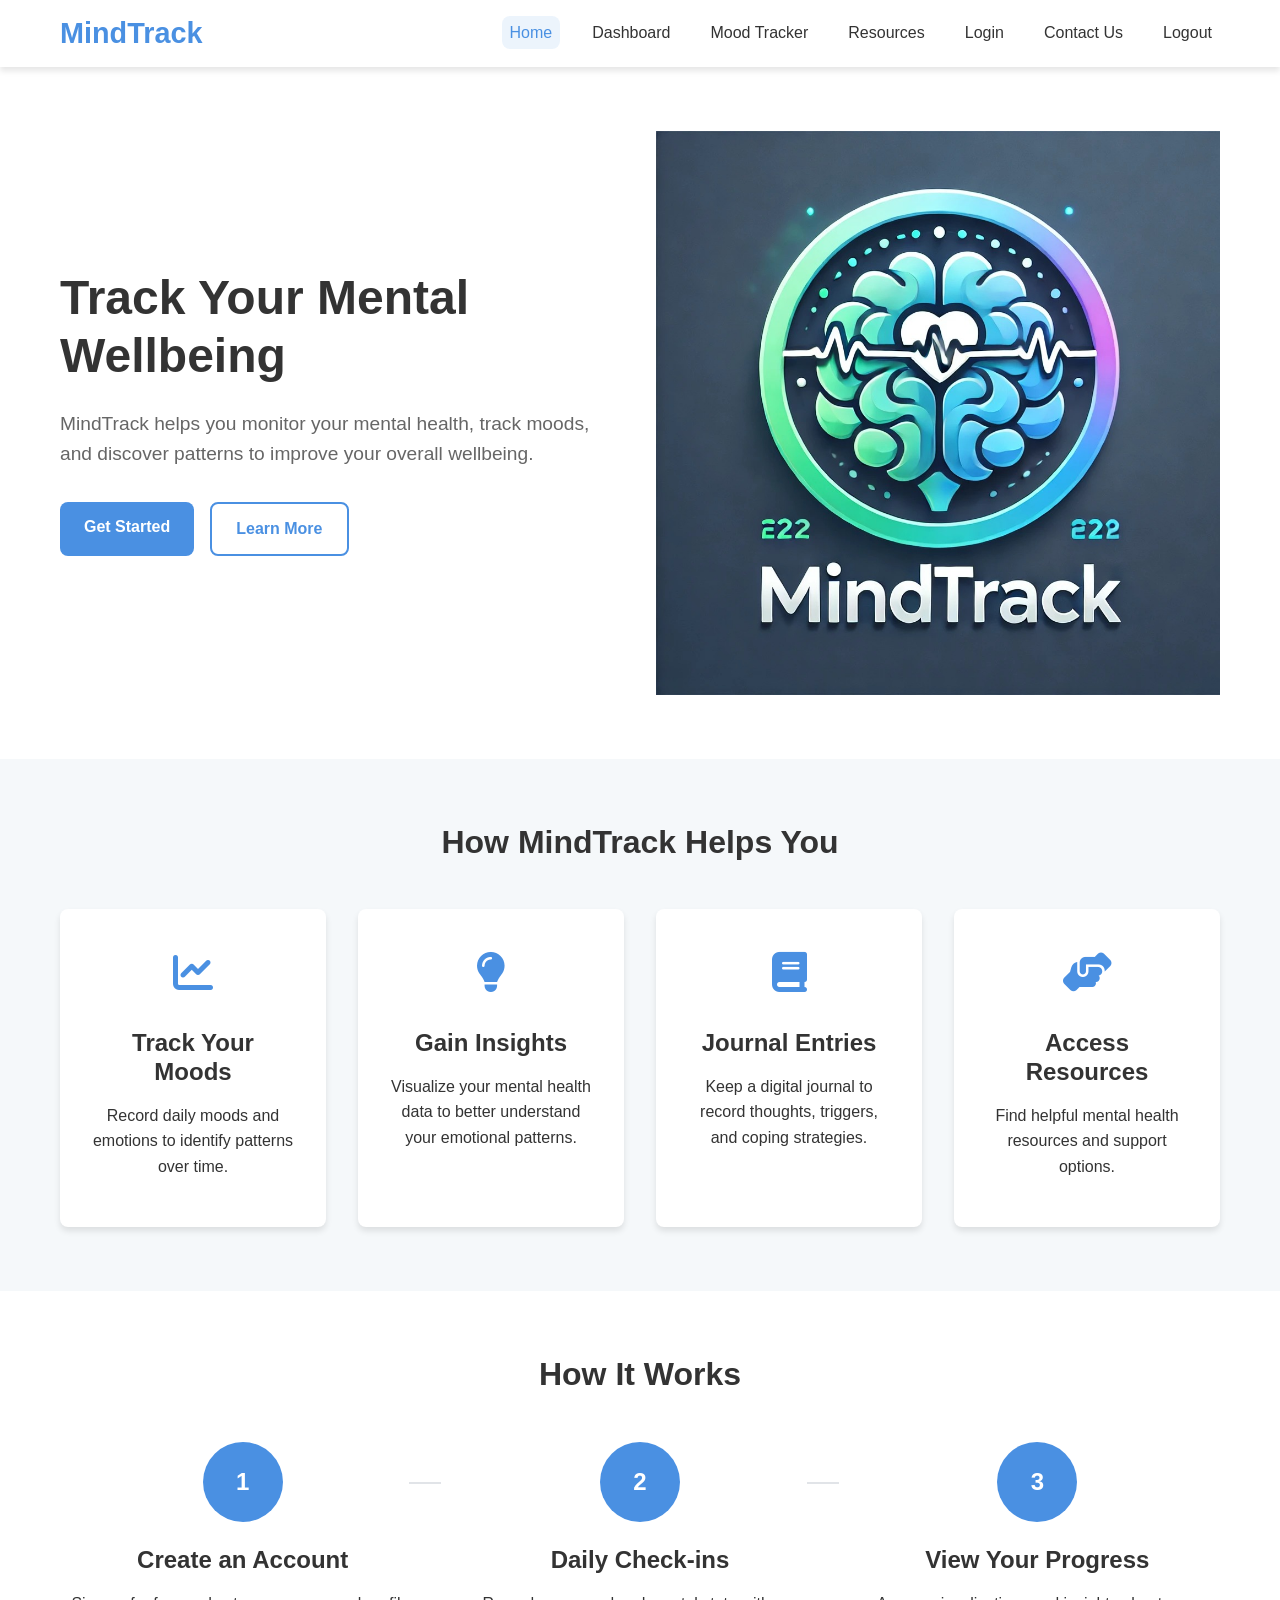
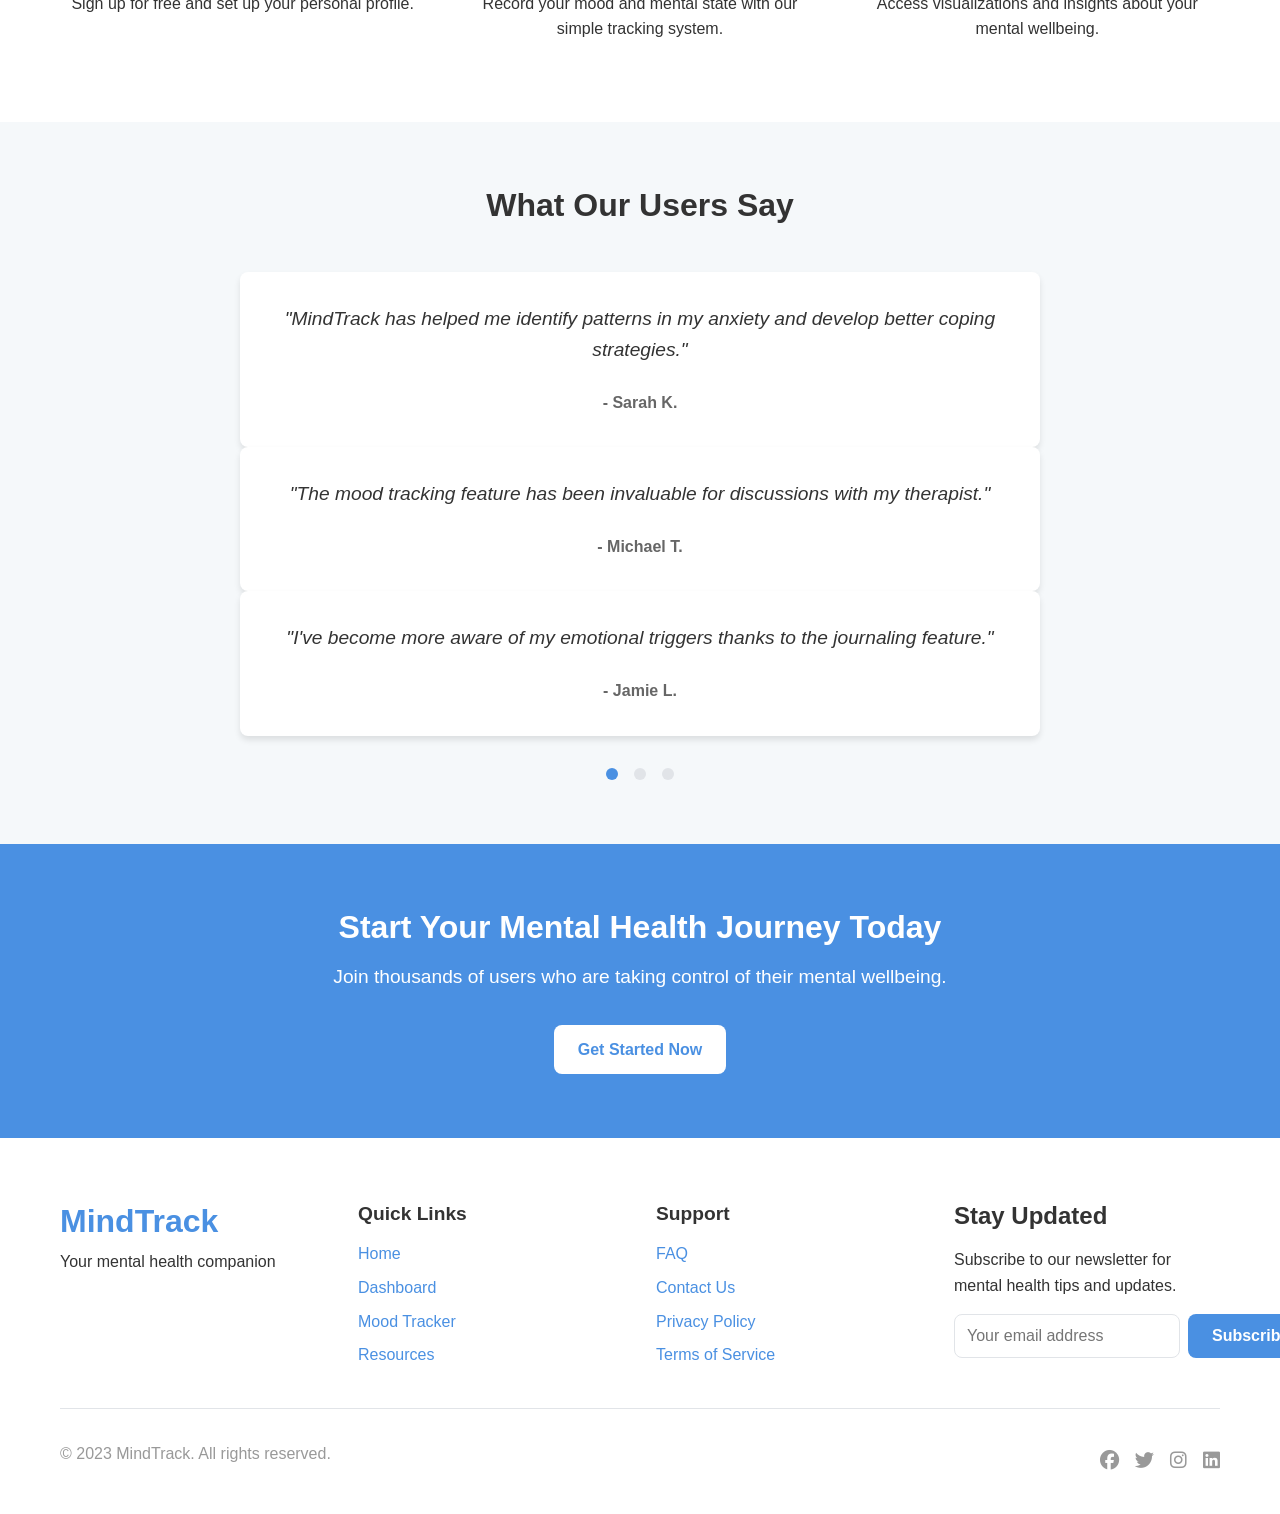
<file: PBL-2/index.html>
<!DOCTYPE html>
<html lang="en">
<head>
    <meta charset="UTF-8">
    <meta name="viewport" content="width=device-width, initial-scale=1.0">
    <title>MindTrack - Mental Health Monitoring</title>
    <link rel="icon" type="image/x-icon" href="mindTrack.jpeg">
    <link rel="stylesheet" href="styles.css">
    <link rel="stylesheet" href="https://cdnjs.cloudflare.com/ajax/libs/font-awesome/6.4.0/css/all.min.css">
</head>
<body>
    <header>
        <div class="container">
            <div class="logo">
                <h1>MindTrack</h1>
            </div>
            <nav>
                <ul class="nav-links">
                    <li><a href="index.html" class="active">Home</a></li>
                    <li><a href="dashboard.html">Dashboard</a></li>
                    <li><a href="mood-tracker.html">Mood Tracker</a></li>
                    <li><a href="resources.html">Resources</a></li>
                    <li><a href="login.html" id="logout-btn">Login</a></li>
                    <li><a href="contact.html">Contact Us</a></li>
                    <li><a href="logout.html">Logout</a></li>

                </ul>
                <div class="hamburger">
                    <span></span>
                    <span></span>
                    <span></span>
                </div>
            </nav>
        </div>
    </header>

    <section class="hero">
        <div class="container">
            <div class="hero-content">
                <h1>Track Your Mental Wellbeing</h1>
                <p>MindTrack helps you monitor your mental health, track moods, and discover patterns to improve your overall wellbeing.</p>
                <div class="cta-buttons">
                    <a href="dashboard.html" class="btn btn-primary">Get Started</a>
                    <a href="#features" class="btn btn-secondary">Learn More</a>
                </div>
            </div>
            <div class="hero-image">
                <img src="mindTrack.jpeg" alt="Mental health illustration">
            </div>
        </div>
    </section>

    <section id="features" class="features">
        <div class="container">
            <h2>How MindTrack Helps You</h2>
            <div class="feature-grid">
                <div class="feature-card">
                    <div class="feature-icon">
                        <i class="fas fa-chart-line"></i>
                    </div>
                    <h3>Track Your Moods</h3>
                    <p>Record daily moods and emotions to identify patterns over time.</p>
                </div>
                <div class="feature-card">
                    <div class="feature-icon">
                        <i class="fas fa-lightbulb"></i>
                    </div>
                    <h3>Gain Insights</h3>
                    <p>Visualize your mental health data to better understand your emotional patterns.</p>
                </div>
                <div class="feature-card">
                    <div class="feature-icon">
                        <i class="fas fa-book"></i>
                    </div>
                    <h3>Journal Entries</h3>
                    <p>Keep a digital journal to record thoughts, triggers, and coping strategies.</p>
                </div>
                <div class="feature-card">
                    <div class="feature-icon">
                        <i class="fas fa-hands-helping"></i>
                    </div>
                    <h3>Access Resources</h3>
                    <p>Find helpful mental health resources and support options.</p>
                </div>
            </div>
        </div>
    </section>

    <section class="how-it-works">
        <div class="container">
            <h2>How It Works</h2>
            <div class="steps">
                <div class="step">
                    <div class="step-number">1</div>
                    <h3>Create an Account</h3>
                    <p>Sign up for free and set up your personal profile.</p>
                </div>
                <div class="step">
                    <div class="step-number">2</div>
                    <h3>Daily Check-ins</h3>
                    <p>Record your mood and mental state with our simple tracking system.</p>
                </div>
                <div class="step">
                    <div class="step-number">3</div>
                    <h3>View Your Progress</h3>
                    <p>Access visualizations and insights about your mental wellbeing.</p>
                </div>
            </div>
        </div>
    </section>

    <section class="testimonials">
        <div class="container">
            <h2>What Our Users Say</h2>
            <div class="testimonial-slider">
                <div class="testimonial">
                    <p>"MindTrack has helped me identify patterns in my anxiety and develop better coping strategies."</p>
                    <div class="testimonial-author">- Sarah K.</div>
                </div>
                <div class="testimonial">
                    <p>"The mood tracking feature has been invaluable for discussions with my therapist."</p>
                    <div class="testimonial-author">- Michael T.</div>
                </div>
                <div class="testimonial">
                    <p>"I've become more aware of my emotional triggers thanks to the journaling feature."</p>
                    <div class="testimonial-author">- Jamie L.</div>
                </div>
            </div>
            <div class="slider-controls">
                <span class="slider-dot active"></span>
                <span class="slider-dot"></span>
                <span class="slider-dot"></span>
            </div>
        </div>
    </section>

    <section class="cta">
        <div class="container">
            <h2>Start Your Mental Health Journey Today</h2>
            <p>Join thousands of users who are taking control of their mental wellbeing.</p>
            <a href="dashboard.html" class="btn btn-primary">Get Started Now</a>
        </div>
    </section>

    <footer>
        <div class="container">
            <div class="footer-content">
                <div class="footer-logo">
                    <h2>MindTrack</h2>
                    <p>Your mental health companion</p>
                </div>
                <div class="footer-links">
                    <h3>Quick Links</h3>
                    <ul>
                        <li><a href="index.html">Home</a></li>
                        <li><a href="dashboard.html">Dashboard</a></li>
                        <li><a href="mood-tracker.html">Mood Tracker</a></li>
                        <li><a href="resources.html">Resources</a></li>
                    </ul>
                </div>
                <div class="footer-links">
                    <h3>Support</h3>
                    <ul>
                        <li><a href="#">FAQ</a></li>
                        <li><a href="#">Contact Us</a></li>
                        <li><a href="#">Privacy Policy</a></li>
                        <li><a href="#">Terms of Service</a></li>
                    </ul>
                </div>
                <div class="footer-newsletter">
                    <h3>Stay Updated</h3>
                    <p>Subscribe to our newsletter for mental health tips and updates.</p>
                    <form class="newsletter-form">
                        <input type="email" placeholder="Your email address">
                        <button type="submit" class="btn btn-primary">Subscribe</button>
                    </form>
                </div>
            </div>
            <div class="footer-bottom">
                <p>&copy; 2023 MindTrack. All rights reserved.</p>
                <div class="social-icons">
                    <a href="#"><i class="fab fa-facebook"></i></a>
                    <a href="#"><i class="fab fa-twitter"></i></a>
                    <a href="#"><i class="fab fa-instagram"></i></a>
                    <a href="#"><i class="fab fa-linkedin"></i></a>
                </div>
            </div>
        </div>
    </footer>

    <script src="script.js"></script>
</body>
</html>
</file>
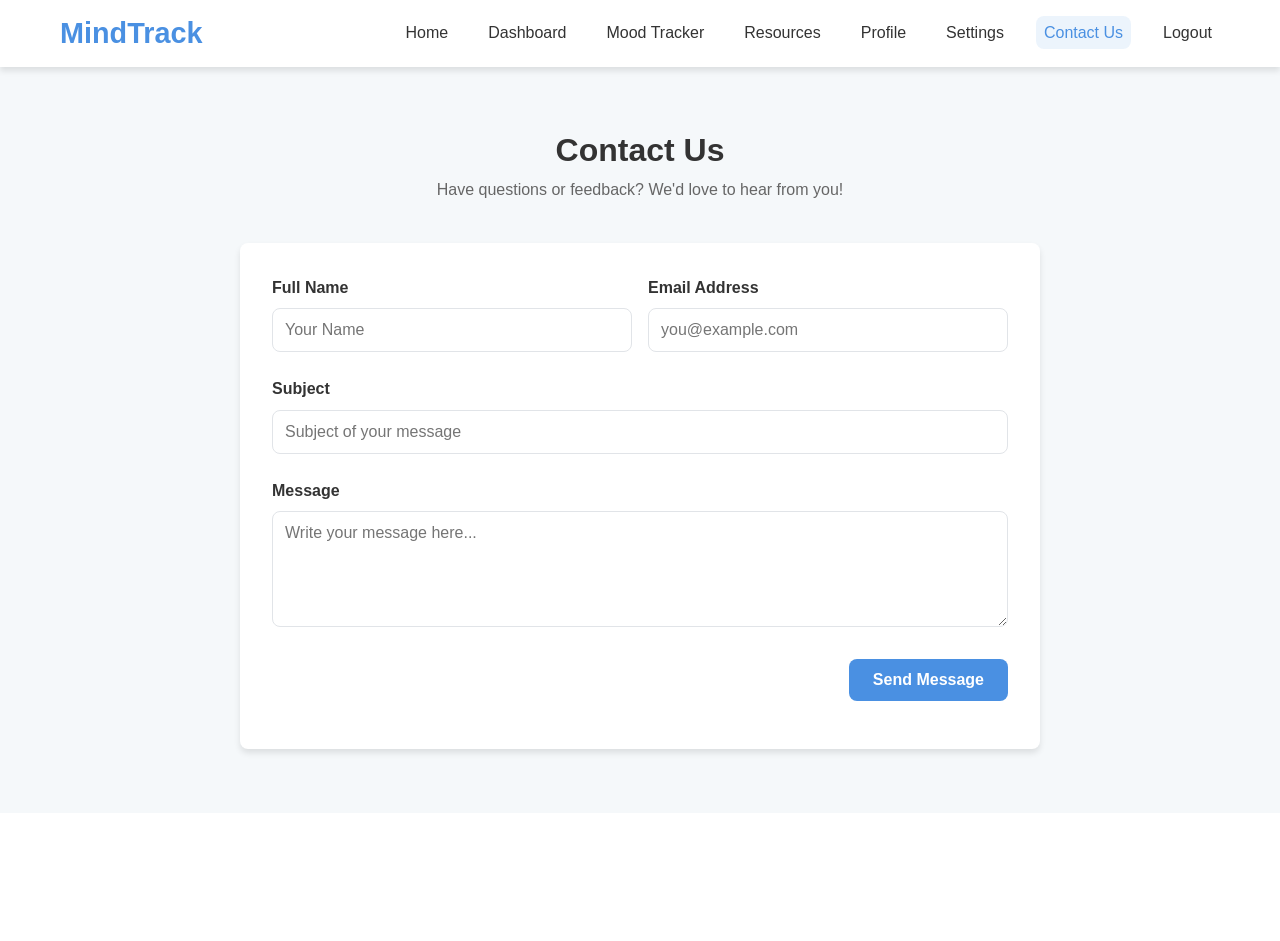
<file: PBL-2/contact.html>
<!DOCTYPE html>
<html lang="en">
<head>
  <meta charset="UTF-8" />
  <meta name="viewport" content="width=device-width, initial-scale=1.0"/>
  <title>Contact Us - MindTrack</title>
  <link rel="icon" type="image/x-icon" href="mindTrack.jpeg" />
  <link rel="stylesheet" href="styles.css" />
  <link rel="stylesheet" href="contact.css" />
  <link rel="stylesheet" href="https://cdnjs.cloudflare.com/ajax/libs/font-awesome/6.4.0/css/all.min.css" />
</head>
<body>
  <header>
    <div class="container">
      <div class="logo">
        <h1>MindTrack</h1>
      </div>
      <nav>
        <ul class="nav-links">
          <li><a href="index.html">Home</a></li>
          <li><a href="dashboard.html">Dashboard</a></li>
          <li><a href="mood-tracker.html">Mood Tracker</a></li>
          <li><a href="resources.html">Resources</a></li>
          <li><a href="profile.html">Profile</a></li>
          <li><a href="settings.html">Settings</a></li>
          <li><a href="contact.html" class="active">Contact Us</a></li>
          <li><a href="logout.html">Logout</a></li>
        </ul>
        <div class="hamburger">
          <span></span>
          <span></span>
          <span></span>
        </div>
      </nav>
    </div>
  </header>

  <section class="contact-section">
    <div class="container">
      <div class="contact-header">
        <h2>Contact Us</h2>
        <p>Have questions or feedback? We'd love to hear from you!</p>
      </div>
      <form id="contact-form" class="contact-form">
        <div class="form-row">
          <div class="form-group">
            <label for="name">Full Name</label>
            <input type="text" id="name" placeholder="Your Name" required />
          </div>
          <div class="form-group">
            <label for="email">Email Address</label>
            <input type="email" id="email" placeholder="you@example.com" required />
          </div>
        </div>
        <div class="form-group">
          <label for="subject">Subject</label>
          <input type="text" id="subject" placeholder="Subject of your message" required />
        </div>
        <div class="form-group">
          <label for="message">Message</label>
          <textarea id="message" rows="5" placeholder="Write your message here..." required></textarea>
        </div>
        <div class="form-actions">
          <button type="submit" class="btn btn-primary">Send Message</button>
        </div>
        <div id="form-response" class="form-response"></div>
      </form>
    </div>
  </section>

  <footer>
    <div class="container">
      <div class="footer-content">
        <!-- (You can copy the same footer from your other pages) -->
      </div>
    </div>
  </footer>

  <script src="contact.js"></script>
</body>
</html>
</file>
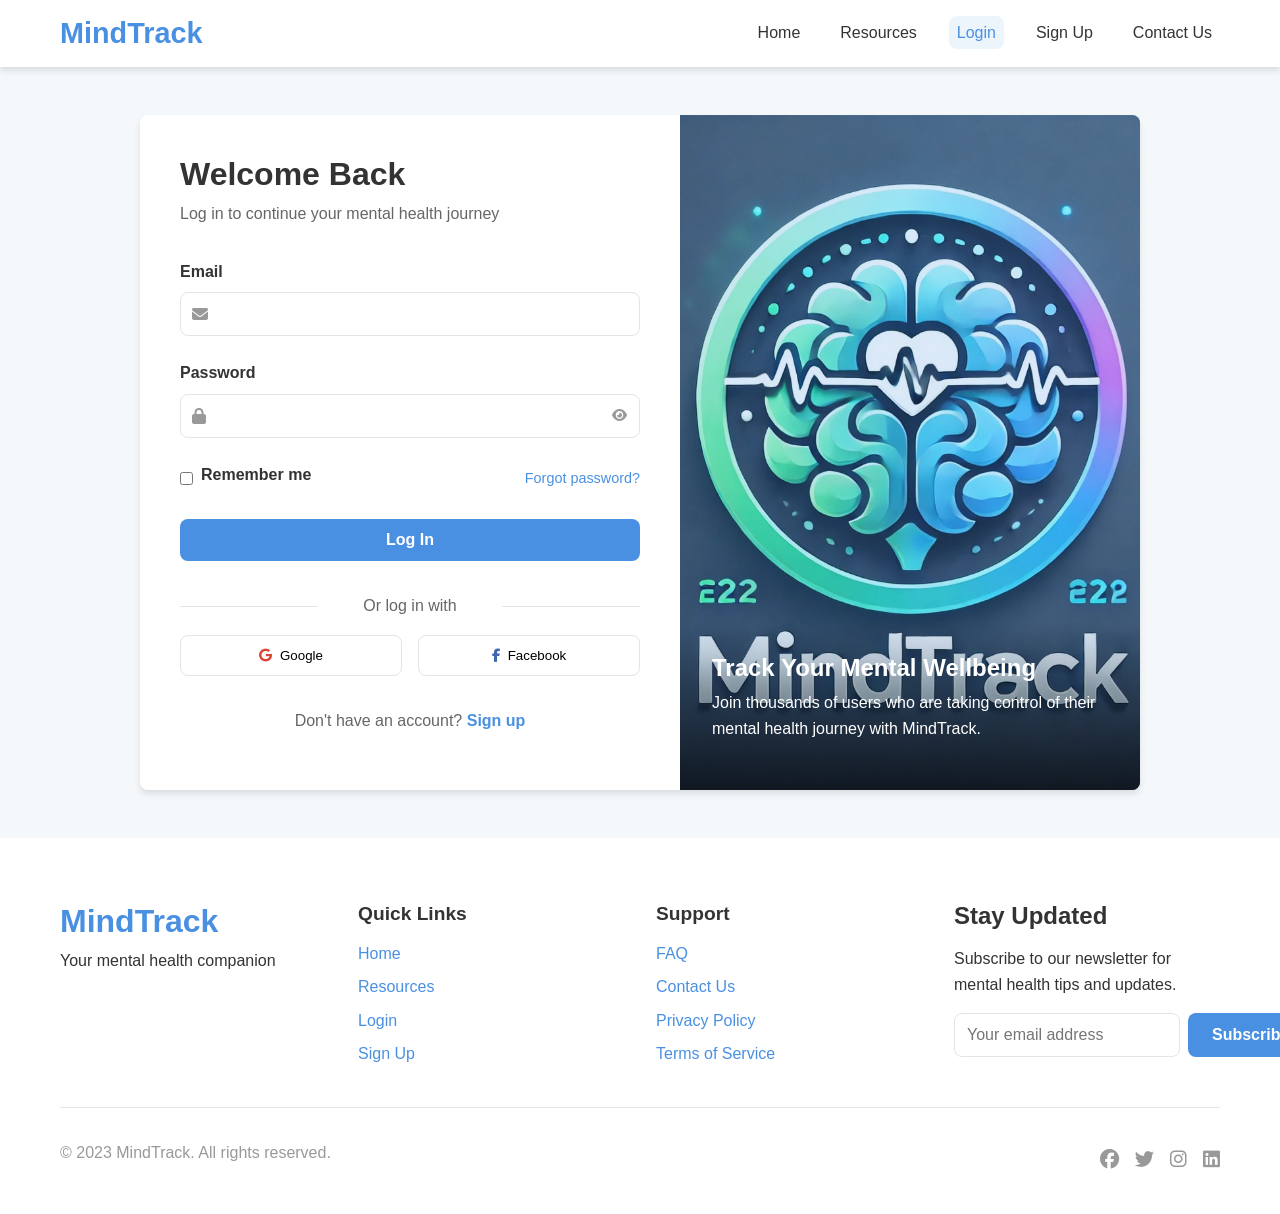
<file: PBL-2/getting-started.html>
<!DOCTYPE html>
<html lang="en">
<head>
    <meta charset="UTF-8">
    <meta name="viewport" content="width=device-width, initial-scale=1.0">
    <title>Getting Started - MindTrack</title>
    <link rel="icon" type="image/x-icon" href="mindTrack.jpeg">
    <link rel="stylesheet" href="styles.css">
    <link rel="stylesheet" href="getting-started.css">
    <link rel="stylesheet" href="https://cdnjs.cloudflare.com/ajax/libs/font-awesome/6.4.0/css/all.min.css">
</head>
<body>
    <header>
        <div class="container">
            <div class="logo">
                <h1>MindTrack</h1>
            </div>
            <nav>
                <ul class="nav-links">
                    <li><a href="index.html">Home</a></li>
                    <li><a href="dashboard.html">Dashboard</a></li>
                    <li><a href="mood-tracker.html">Mood Tracker</a></li>
                    <li><a href="resources.html">Resources</a></li>
                    <li class="profile-dropdown"><a href="profile.html">Profile</a></li>
                    <li><a href="login.html" id="logout-btn">Login</a></li>
                    <li><a href="contact.html" id="logout-btn">Contact US</a></li>
                    <li><a href="logout.html">Logout</a></li>
                </ul>
                <div class="hamburger">
                    <span></span>
                    <span></span>
                    <span></span>
                </div>
            </nav>
        </div>
    </header>

    <section class="getting-started">
        <div class="container">
            <div class="getting-started-header">
                <h1>Welcome to MindTrack!</h1>
                <p>Let's set up your account and get you started on your mental wellness journey.</p>
            </div>

            <div class="progress-container">
                <div class="progress-bar">
                    <div class="progress" id="setup-progress"></div>
                </div>
                <div class="progress-steps">
                    <div class="progress-step active" data-step="1">
                        <div class="step-number">1</div>
                        <div class="step-label">Profile</div>
                    </div>
                    <div class="progress-step" data-step="2">
                        <div class="step-number">2</div>
                        <div class="step-label">Preferences</div>
                    </div>
                    <div class="progress-step" data-step="3">
                        <div class="step-number">3</div>
                        <div class="step-label">Goals</div>
                    </div>
                    <div class="progress-step" data-step="4">
                        <div class="step-number">4</div>
                        <div class="step-label">Complete</div>
                    </div>
                </div>
            </div>

            <div class="setup-container">
                <!-- Step 1: Profile Setup -->
                <div class="setup-step active" id="step-1">
                    <div class="setup-card">
                        <div class="setup-card-header">
                            <h2>Complete Your Profile</h2>
                            <p>Tell us a bit about yourself so we can personalize your experience.</p>
                        </div>
                        <div class="setup-card-content">
                            <form id="profile-setup-form">
                                <div class="form-group">
                                    <label for="setup-name">Full Name</label>
                                    <input type="text" id="setup-name" name="name" placeholder="Your full name" required>
                                </div>
                                <div class="form-row">
                                    <div class="form-group">
                                        <label for="setup-dob">Date of Birth</label>
                                        <input type="date" id="setup-dob" name="dob" required>
                                    </div>
                                    <div class="form-group">
                                        <label for="setup-gender">Gender</label>
                                        <select id="setup-gender" name="gender">
                                            <option value="">Select gender</option>
                                            <option value="male">Male</option>
                                            <option value="female">Female</option>
                                            <option value="non-binary">Non-binary</option>
                                            <option value="other">Other</option>
                                            <option value="prefer-not">Prefer not to say</option>
                                        </select>
                                    </div>
                                </div>
                                <div class="form-group">
                                    <label for="setup-location">Location</label>
                                    <input type="text" id="setup-location" name="location" placeholder="City, Country">
                                </div>
                                <div class="form-group">
                                    <label for="setup-about">About You</label>
                                    <textarea id="setup-about" name="about" rows="3" placeholder="Tell us a bit about yourself and your mental health goals..."></textarea>
                                </div>
                                <div class="form-actions">
                                    <button type="button" class="btn btn-primary next-step" data-next="2">Continue</button>
                                </div>
                            </form>
                        </div>
                    </div>
                </div>

                <!-- Step 2: Preferences Setup -->
                <div class="setup-step" id="step-2">
                    <div class="setup-card">
                        <div class="setup-card-header">
                            <h2>Your Preferences</h2>
                            <p>Customize your experience and set your preferences.</p>
                        </div>
                        <div class="setup-card-content">
                            <form id="preferences-setup-form">
                                <div class="form-group">
                                    <label>What are your wellness interests?</label>
                                    <div class="interests-grid">
                                        <div class="interest-option">
                                            <input type="checkbox" id="interest-meditation" name="interests[]" value="Meditation">
                                            <label for="interest-meditation">
                                                <i class="fas fa-om"></i>
                                                <span>Meditation</span>
                                            </label>
                                        </div>
                                        <div class="interest-option">
                                            <input type="checkbox" id="interest-mindfulness" name="interests[]" value="Mindfulness">
                                            <label for="interest-mindfulness">
                                                <i class="fas fa-brain"></i>
                                                <span>Mindfulness</span>
                                            </label>
                                        </div>
                                        <div class="interest-option">
                                            <input type="checkbox" id="interest-yoga" name="interests[]" value="Yoga">
                                            <label for="interest-yoga">
                                                <i class="fas fa-pray"></i>
                                                <span>Yoga</span>
                                            </label>
                                        </div>
                                        <div class="interest-option">
                                            <input type="checkbox" id="interest-journaling" name="interests[]" value="Journaling">
                                            <label for="interest-journaling">
                                                <i class="fas fa-book"></i>
                                                <span>Journaling</span>
                                            </label>
                                        </div>
                                        <div class="interest-option">
                                            <input type="checkbox" id="interest-exercise" name="interests[]" value="Exercise">
                                            <label for="interest-exercise">
                                                <i class="fas fa-running"></i>
                                                <span>Exercise</span>
                                            </label>
                                        </div>
                                        <div class="interest-option">
                                            <input type="checkbox" id="interest-nutrition" name="interests[]" value="Nutrition">
                                            <label for="interest-nutrition">
                                                <i class="fas fa-apple-alt"></i>
                                                <span>Nutrition</span>
                                            </label>
                                        </div>
                                        <div class="interest-option">
                                            <input type="checkbox" id="interest-sleep" name="interests[]" value="Sleep">
                                            <label for="interest-sleep">
                                                <i class="fas fa-moon"></i>
                                                <span>Sleep</span>
                                            </label>
                                        </div>
                                        <div class="interest-option">
                                            <input type="checkbox" id="interest-stress" name="interests[]" value="Stress Management">
                                            <label for="interest-stress">
                                                <i class="fas fa-wind"></i>
                                                <span>Stress Management</span>
                                            </label>
                                        </div>
                                    </div>
                                </div>

                                <div class="form-group">
                                    <label>Would you like to receive reminders?</label>
                                    <div class="reminder-options">
                                        <div class="reminder-option">
                                            <input type="checkbox" id="reminder-daily" name="reminders[]" value="daily-checkin" checked>
                                            <label for="reminder-daily">Daily mood check-in</label>
                                        </div>
                                        <div class="reminder-option">
                                            <input type="checkbox" id="reminder-journal" name="reminders[]" value="journal">
                                            <label for="reminder-journal">Journal reminders</label>
                                        </div>
                                        <div class="reminder-option">
                                            <input type="checkbox" id="reminder-weekly" name="reminders[]" value="weekly-report" checked>
                                            <label for="reminder-weekly">Weekly progress report</label>
                                        </div>
                                    </div>
                                </div>

                                <div class="form-group">
                                    <label for="reminder-time">What time would you like to receive reminders?</label>
                                    <input type="time" id="reminder-time" name="reminder-time" value="08:00">
                                </div>

                                <div class="form-actions">
                                    <button type="button" class="btn btn-secondary prev-step" data-prev="1">Back</button>
                                    <button type="button" class="btn btn-primary next-step" data-next="3">Continue</button>
                                </div>
                            </form>
                        </div>
                    </div>
                </div>

                <!-- Step 3: Goals Setup -->
                <div class="setup-step" id="step-3">
                    <div class="setup-card">
                        <div class="setup-card-header">
                            <h2>Set Your Goals</h2>
                            <p>Define what you want to achieve on your mental wellness journey.</p>
                        </div>
                        <div class="setup-card-content">
                            <form id="goals-setup-form">
                                <div class="form-group">
                                    <label>What are your primary mental wellness goals?</label>
                                    <div class="goals-grid">
                                        <div class="goal-option">
                                            <input type="checkbox" id="goal-stress" name="goals[]" value="Reduce Stress">
                                            <label for="goal-stress">
                                                <i class="fas fa-wind"></i>
                                                <span>Reduce Stress</span>
                                            </label>
                                        </div>
                                        <div class="goal-option">
                                            <input type="checkbox" id="goal-anxiety" name="goals[]" value="Manage Anxiety">
                                            <label for="goal-anxiety">
                                                <i class="fas fa-heartbeat"></i>
                                                <span>Manage Anxiety</span>
                                            </label>
                                        </div>
                                        <div class="goal-option">
                                            <input type="checkbox" id="goal-sleep" name="goals[]" value="Improve Sleep">
                                            <label for="goal-sleep">
                                                <i class="fas fa-bed"></i>
                                                <span>Improve Sleep</span>
                                            </label>
                                        </div>
                                        <div class="goal-option">
                                            <input type="checkbox" id="goal-mindfulness" name="goals[]" value="Practice Mindfulness">
                                            <label for="goal-mindfulness">
                                                <i class="fas fa-brain"></i>
                                                <span>Practice Mindfulness</span>
                                            </label>
                                        </div>
                                        <div class="goal-option">
                                            <input type="checkbox" id="goal-mood" name="goals[]" value="Improve Mood">
                                            <label for="goal-mood">
                                                <i class="fas fa-smile"></i>
                                                <span>Improve Mood</span>
                                            </label>
                                        </div>
                                        <div class="goal-option">
                                            <input type="checkbox" id="goal-selfcare" name="goals[]" value="Self-Care Routine">
                                            <label for="goal-selfcare">
                                                <i class="fas fa-heart"></i>
                                                <span>Self-Care Routine</span>
                                            </label>
                                        </div>
                                    </div>
                                </div>

                                <div class="form-group">
                                    <label for="custom-goal">Add a custom goal (optional)</label>
                                    <input type="text" id="custom-goal" name="custom-goal" placeholder="e.g., Meditate for 10 minutes daily">
                                </div>

                                <div class="form-group">
                                    <label for="goal-timeframe">What's your timeframe for achieving these goals?</label>
                                    <select id="goal-timeframe" name="goal-timeframe">
                                        <option value="1-month">1 month</option>
                                        <option value="3-months" selected>3 months</option>
                                        <option value="6-months">6 months</option>
                                        <option value="1-year">1 year</option>
                                    </select>
                                </div>

                                <div class="form-group">
                                    <label for="goal-motivation">What motivates you to achieve these goals?</label>
                                    <textarea id="goal-motivation" name="goal-motivation" rows="3" placeholder="Share what's driving you to improve your mental wellbeing..."></textarea>
                                </div>

                                <div class="form-actions">
                                    <button type="button" class="btn btn-secondary prev-step" data-prev="2">Back</button>
                                    <button type="button" class="btn btn-primary next-step" data-next="4">Continue</button>
                                </div>
                            </form>
                        </div>
                    </div>
                </div>

                <!-- Step 4: Completion -->
                <div class="setup-step" id="step-4">
                    <div class="setup-card">
                        <div class="setup-card-header">
                            <h2>You're All Set!</h2>
                            <p>Your account has been successfully set up.</p>
                        </div>
                        <div class="setup-card-content">
                            <div class="completion-message">
                                <div class="completion-icon">
                                    <i class="fas fa-check-circle"></i>
                                </div>
                                <h3>Welcome to MindTrack!</h3>
                                <p>Thank you for taking the time to set up your account. We're excited to be part of your mental wellness journey.</p>
                                
                                <div class="next-steps">
                                    <h4>Here are some next steps you can take:</h4>
                                    <ul>
                                        <li><i class="fas fa-chart-line"></i> <span>Track your first mood on the dashboard</span></li>
                                        <li><i class="fas fa-book"></i> <span>Write your first journal entry</span></li>
                                        <li><i class="fas fa-lightbulb"></i> <span>Explore resources tailored to your interests</span></li>
                                        <li><i class="fas fa-user-friends"></i> <span>Connect with the community</span></li>
                                    </ul>
                                </div>
                                
                                <div class="form-actions">
                                    <a href="index.html" class="btn btn-primary">Go to Home</a>
                                </div>
                            </div>
                        </div>
                    </div>
                </div>
            </div>
        </div>
    </section>

    <footer>
        <div class="container">
            <div class="footer-content">
                <div class="footer-logo">
                    <h2>MindTrack</h2>
                    <p>Your mental health companion</p>
                </div>
                <div class="footer-links">
                    <h3>Quick Links</h3>
                    <ul>
                        <li><a href="index.html">Home</a></li>
                        <li><a href="dashboard.html">Dashboard</a></li>
                        <li><a href="mood-tracker.html">Mood Tracker</a></li>
                        <li><a href="resources.html">Resources</a></li>
                    </ul>
                </div>
                <div class="footer-links">
                    <h3>Support</h3>
                    <ul>
                        <li><a href="#">FAQ</a></li>
                        <li><a href="#">Contact Us</a></li>
                        <li><a href="#">Privacy Policy</a></li>
                        <li><a href="#">Terms of Service</a></li>
                    </ul>
                </div>
                <div class="footer-newsletter">
                    <h3>Stay Updated</h3>
                    <p>Subscribe to our newsletter for mental health tips and updates.</p>
                    <form class="newsletter-form">
                        <input type="email" placeholder="Your email address">
                        <button type="submit" class="btn btn-primary">Subscribe</button>
                    </form>
                </div>
            </div>
            <div class="footer-bottom">
                <p>&copy; 2023 MindTrack. All rights reserved.</p>
                <div class="social-icons">
                    <a href="#"><i class="fab fa-facebook"></i></a>
                    <a href="#"><i class="fab fa-twitter"></i></a>
                    <a href="#"><i class="fab fa-instagram"></i></a>
                    <a href="#"><i class="fab fa-linkedin"></i></a>
                </div>
            </div>
        </div>
    </footer>

    <script src="script.js"></script>
    <script src="getting-started.js"></script>
</body>
</html>
</file>
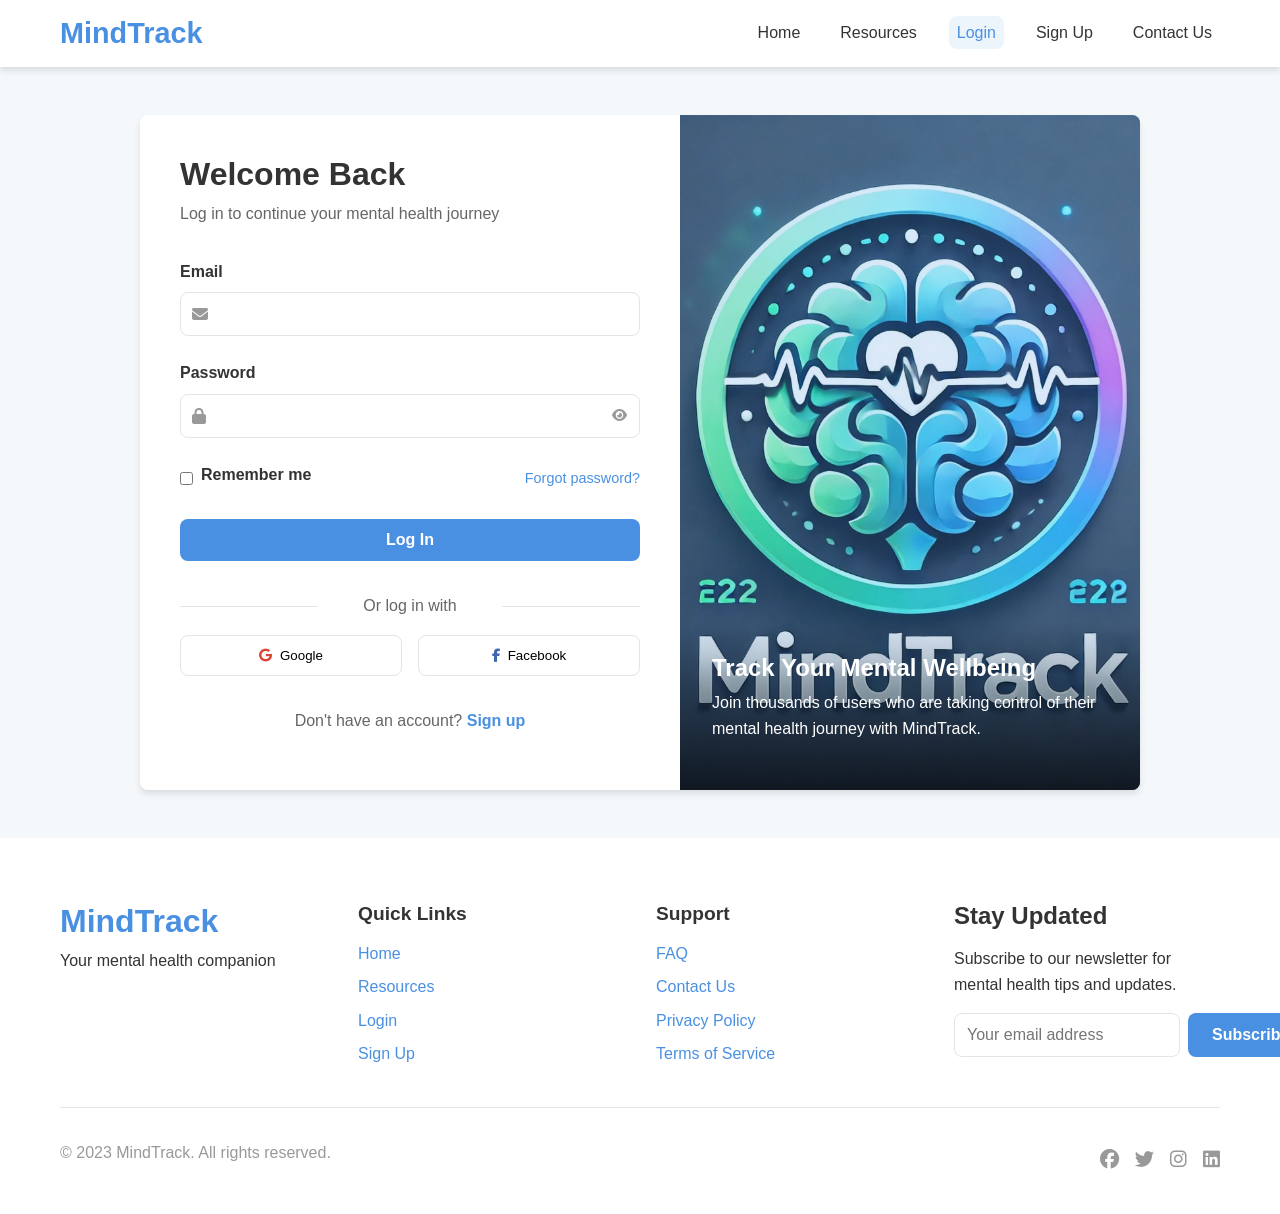
<file: PBL-2/login.html>
<!DOCTYPE html>
<html lang="en">
<head>
    <meta charset="UTF-8">
    <meta name="viewport" content="width=device-width, initial-scale=1.0">
    <title>Login - MindTrack</title>
    <link rel="icon" type="image/x-icon" href="mindTrack.jpeg">
    <link rel="stylesheet" href="styles.css">
    <link rel="stylesheet" href="auth.css">
    <link rel="stylesheet" href="https://cdnjs.cloudflare.com/ajax/libs/font-awesome/6.4.0/css/all.min.css">
</head>
<body>
    <header>
        <div class="container">
            <div class="logo">
                <h1>MindTrack</h1>
            </div>
            <nav>
                <ul class="nav-links">
                    <li><a href="index.html">Home</a></li>
                    <li><a href="resources.html">Resources</a></li>
                    <li><a href="login.html" class="active">Login</a></li>
                    <li><a href="signup.html">Sign Up</a></li>
                    <li><a href="contact.html">Contact Us</a></li>

                </ul>
                <div class="hamburger">
                    <span></span>
                    <span></span>
                    <span></span>
                </div>
            </nav>
        </div>
    </header>

    <section class="auth-section">
        <div class="container">
            <div class="auth-container">
                <div class="auth-form-container">
                    <h2>Welcome Back</h2>
                    <p class="auth-subtitle">Log in to continue your mental health journey</p>
                    
                    <div class="auth-message" id="auth-message"></div>
                    
                    <form id="login-form" class="auth-form">
                        <div class="form-group">
                            <label for="email">Email</label>
                            <div class="input-with-icon">
                                <i class="fas fa-envelope"></i>
                                <input type="email" id="email" name="email" required>
                            </div>
                        </div>
                        
                        <div class="form-group">
                            <label for="password">Password</label>
                            <div class="input-with-icon">
                                <i class="fas fa-lock"></i>
                                <input type="password" id="password" name="password" required>
                                <button type="button" class="toggle-password">
                                    <i class="fas fa-eye"></i>
                                </button>
                            </div>
                        </div>
                        
                        <div class="form-options">
                            <div class="remember-me">
                                <input type="checkbox" id="remember" name="remember">
                                <label for="remember">Remember me</label>
                            </div>
                            <a href="#" class="forgot-password">Forgot password?</a>
                        </div>
                        
                        <button type="submit" class="btn btn-primary btn-block">Log In</button>
                    </form>
                    
                    <div class="social-login">
                        <p>Or log in with</p>
                        <div class="social-buttons">
                            <button class="social-btn google">
                                <i class="fab fa-google"></i>
                                <span>Google</span>
                            </button>
                            <button class="social-btn facebook">
                                <i class="fab fa-facebook-f"></i>
                                <span>Facebook</span>
                            </button>
                        </div>
                    </div>
                    
                    <div class="auth-footer">
                        <p>Don't have an account? <a href="signup.html">Sign up</a></p>
                    </div>
                </div>
                
                <div class="auth-image">
                    <img src="mindTrack.jpeg" alt="Mental health illustration">
                    <div class="auth-image-text">
                        <h3>Track Your Mental Wellbeing</h3>
                        <p>Join thousands of users who are taking control of their mental health journey with MindTrack.</p>
                    </div>
                </div>
            </div>
        </div>
    </section>

    <footer>
        <div class="container">
            <div class="footer-content">
                <div class="footer-logo">
                    <h2>MindTrack</h2>
                    <p>Your mental health companion</p>
                </div>
                <div class="footer-links">
                    <h3>Quick Links</h3>
                    <ul>
                        <li><a href="index.html">Home</a></li>
                        <li><a href="resources.html">Resources</a></li>
                        <li><a href="login.html">Login</a></li>
                        <li><a href="signup.html">Sign Up</a></li>
                    </ul>
                </div>
                <div class="footer-links">
                    <h3>Support</h3>
                    <ul>
                        <li><a href="#">FAQ</a></li>
                        <li><a href="#">Contact Us</a></li>
                        <li><a href="#">Privacy Policy</a></li>
                        <li><a href="#">Terms of Service</a></li>
                    </ul>
                </div>
                <div class="footer-newsletter">
                    <h3>Stay Updated</h3>
                    <p>Subscribe to our newsletter for mental health tips and updates.</p>
                    <form class="newsletter-form">
                        <input type="email" placeholder="Your email address">
                        <button type="submit" class="btn btn-primary">Subscribe</button>
                    </form>
                </div>
            </div>
            <div class="footer-bottom">
                <p>&copy; 2023 MindTrack. All rights reserved.</p>
                <div class="social-icons">
                    <a href="#"><i class="fab fa-facebook"></i></a>
                    <a href="#"><i class="fab fa-twitter"></i></a>
                    <a href="#"><i class="fab fa-instagram"></i></a>
                    <a href="#"><i class="fab fa-linkedin"></i></a>
                </div>
            </div>
        </div>
    </footer>

    <script src="script.js"></script>
    <script src="auth.js"></script>
</body>
</html>
</file>
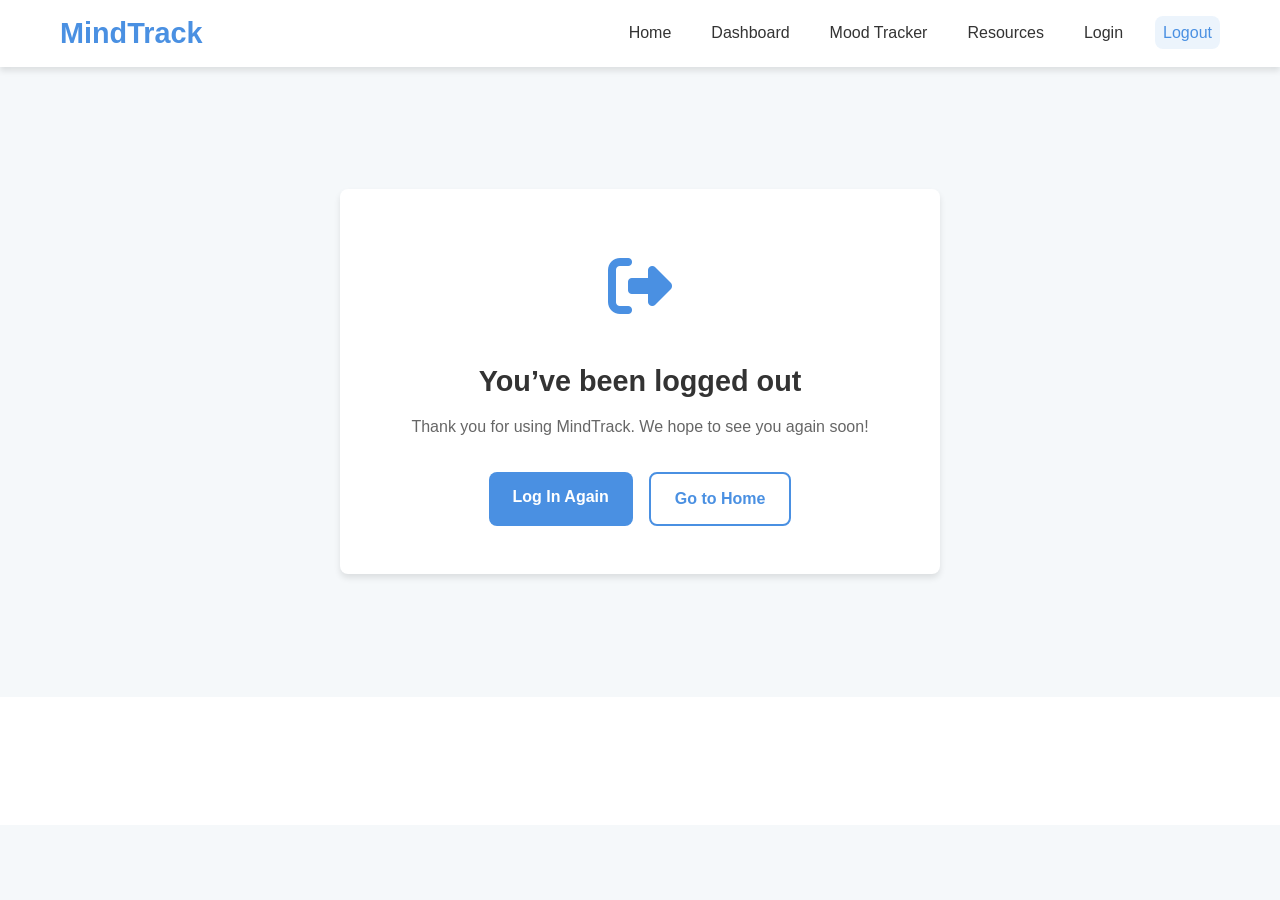
<file: PBL-2/logout.html>
<!DOCTYPE html>
<html lang="en">
<head>
  <meta charset="UTF-8" />
  <meta name="viewport" content="width=device-width, initial-scale=1.0"/>
  <title>Logout - MindTrack</title>
  <link rel="icon" type="image/x-icon" href="mindTrack.jpeg" />
  <link rel="stylesheet" href="styles.css" />
  <link rel="stylesheet" href="logout.css" />
  <link rel="stylesheet" href="https://cdnjs.cloudflare.com/ajax/libs/font-awesome/6.4.0/css/all.min.css" />
</head>
<body>
  <header>
    <div class="container">
      <div class="logo">
        <h1>MindTrack</h1>
      </div>
      <nav>
        <ul class="nav-links">
          <li><a href="index.html">Home</a></li>
          <li><a href="dashboard.html">Dashboard</a></li>
          <li><a href="mood-tracker.html">Mood Tracker</a></li>
          <li><a href="resources.html">Resources</a></li>
          <li><a href="login.html">Login</a></li>
          <li><a href="logout.html" class="active">Logout</a></li>
        </ul>
        <div class="hamburger">
          <span></span>
          <span></span>
          <span></span>
        </div>
      </nav>
    </div>
  </header>

  <section class="logout-section">
    <div class="container">
      <div class="logout-card">
        <div class="logout-icon">
          <i class="fas fa-sign-out-alt"></i>
        </div>
        <h2>You’ve been logged out</h2>
        <p>Thank you for using MindTrack. We hope to see you again soon!</p>
        <div class="form-actions">
          <a href="login.html" class="btn btn-primary">Log In Again</a>
          <a href="index.html" class="btn btn-secondary">Go to Home</a>
        </div>
      </div>
    </div>
  </section>

  <footer>
    <div class="container">
      <div class="footer-content">
        <!-- Footer content same as other pages -->
      </div>
    </div>
  </footer>

  <script src="logout.js"></script>
</body>
</html>
</file>
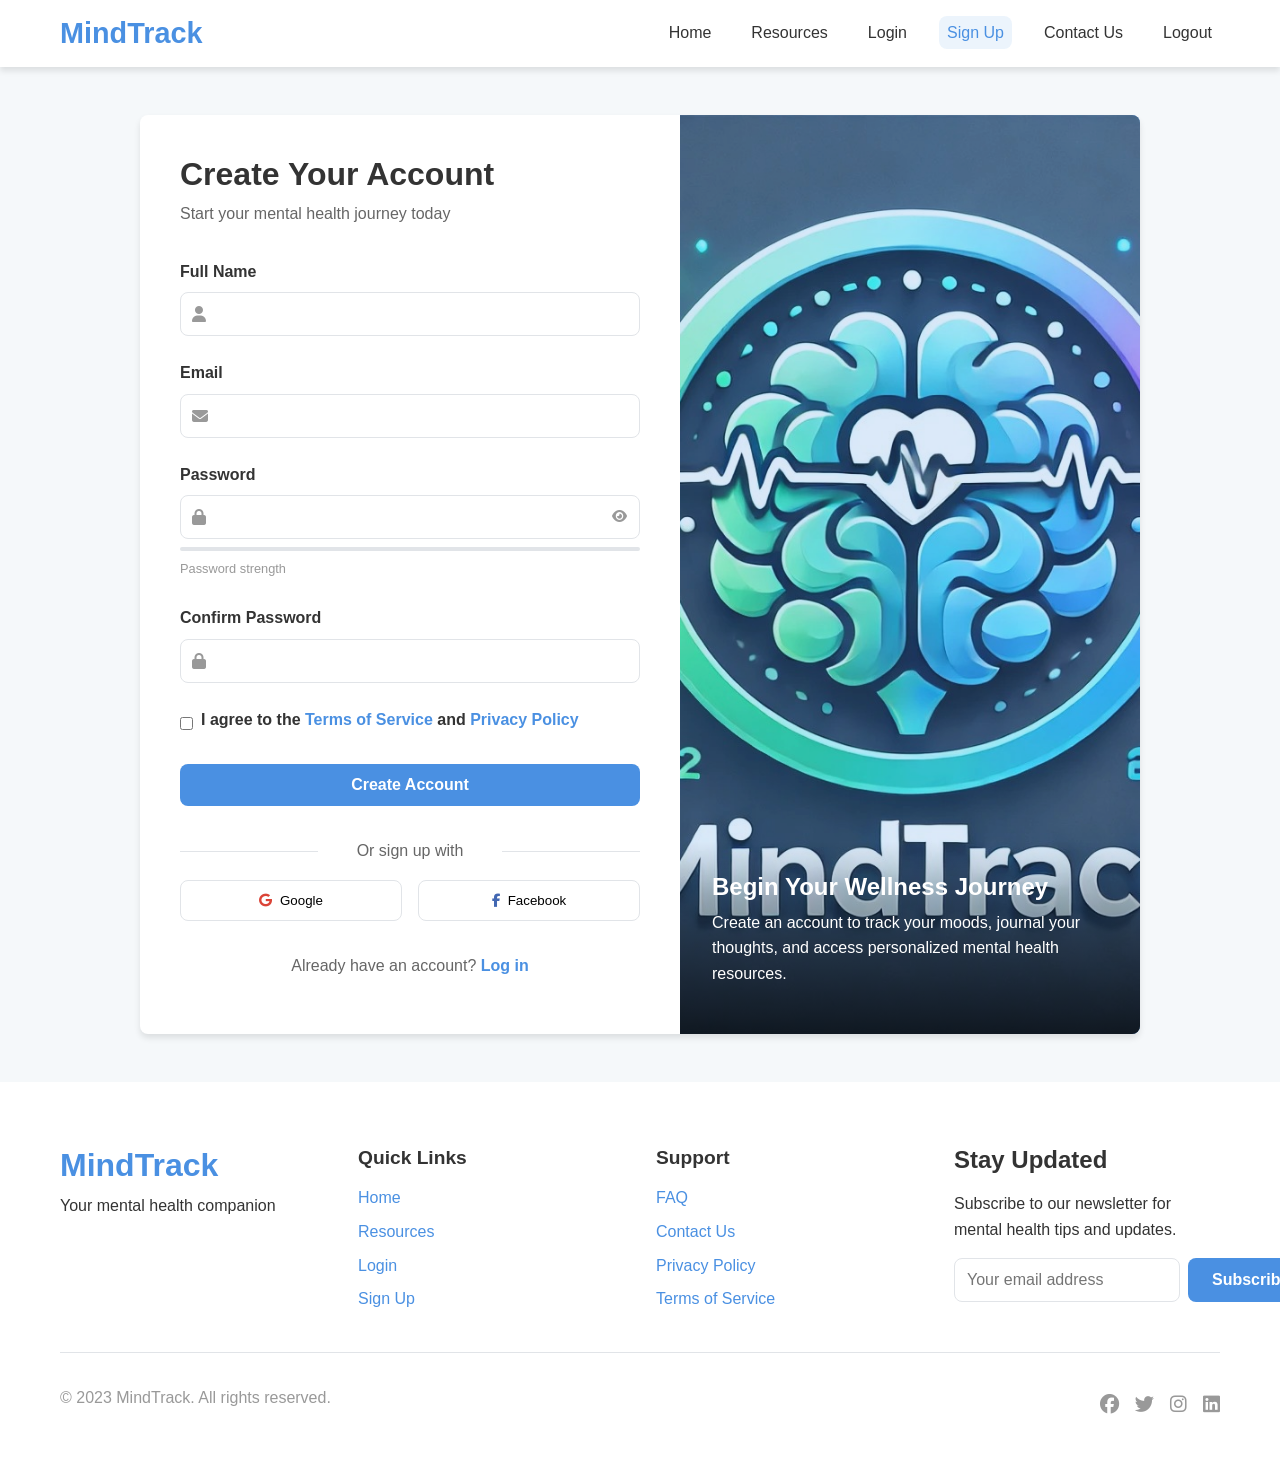
<file: PBL-2/signup.html>
<!DOCTYPE html>
<html lang="en">
<head>
    <meta charset="UTF-8">
    <meta name="viewport" content="width=device-width, initial-scale=1.0">
    <title>Sign Up - MindTrack</title>
    <link rel="icon" type="image/x-icon" href="mindTrack.jpeg">
    <link rel="stylesheet" href="styles.css">
    <link rel="stylesheet" href="auth.css">
    <link rel="stylesheet" href="https://cdnjs.cloudflare.com/ajax/libs/font-awesome/6.4.0/css/all.min.css">
</head>
<body>
    <header>
        <div class="container">
            <div class="logo">
                <h1>MindTrack</h1>
            </div>
            <nav>
                <ul class="nav-links">
                    <li><a href="index.html">Home</a></li>
                    <li><a href="resources.html">Resources</a></li>
                    <li><a href="login.html">Login</a></li>
                    <li><a href="signup.html" class="active">Sign Up</a></li>
                    <li><a href="contact.html">Contact Us</a></li>
                    <li><a href="logout.html">Logout</a></li>

                </ul>
                <div class="hamburger">
                    <span></span>
                    <span></span>
                    <span></span>
                </div>
            </nav>
        </div>
    </header>

    <section class="auth-section">
        <div class="container">
            <div class="auth-container">
                <div class="auth-form-container">
                    <h2>Create Your Account</h2>
                    <p class="auth-subtitle">Start your mental health journey today</p>
                    
                    <div class="auth-message" id="auth-message"></div>
                    
                    <form id="signup-form" class="auth-form">
                        <div class="form-group">
                            <label for="fullname">Full Name</label>
                            <div class="input-with-icon">
                                <i class="fas fa-user"></i>
                                <input type="text" id="fullname" name="fullname" required>
                            </div>
                        </div>
                        
                        <div class="form-group">
                            <label for="email">Email</label>
                            <div class="input-with-icon">
                                <i class="fas fa-envelope"></i>
                                <input type="email" id="email" name="email" required>
                            </div>
                        </div>
                        
                        <div class="form-group">
                            <label for="password">Password</label>
                            <div class="input-with-icon">
                                <i class="fas fa-lock"></i>
                                <input type="password" id="password" name="password" required>
                                <button type="button" class="toggle-password">
                                    <i class="fas fa-eye"></i>
                                </button>
                            </div>
                            <div class="password-strength">
                                <div class="strength-meter">
                                    <div class="strength-bar" id="strength-bar"></div>
                                </div>
                                <span id="strength-text">Password strength</span>
                            </div>
                        </div>
                        
                        <div class="form-group">
                            <label for="confirm-password">Confirm Password</label>
                            <div class="input-with-icon">
                                <i class="fas fa-lock"></i>
                                <input type="password" id="confirm-password" name="confirm-password" required>
                            </div>
                        </div>
                        
                        <div class="form-options">
                            <div class="remember-me">
                                <input type="checkbox" id="terms" name="terms" required>
                                <label for="terms">I agree to the <a href="#">Terms of Service</a> and <a href="#">Privacy Policy</a></label>
                            </div>
                        </div>
                        
                        <button type="submit" class="btn btn-primary btn-block">Create Account</button>
                    </form>
                    
                    <div class="social-login">
                        <p>Or sign up with</p>
                        <div class="social-buttons">
                            <button class="social-btn google">
                                <i class="fab fa-google"></i>
                                <span>Google</span>
                            </button>
                            <button class="social-btn facebook">
                                <i class="fab fa-facebook-f"></i>
                                <span>Facebook</span>
                            </button>
                        </div>
                    </div>
                    
                    <div class="auth-footer">
                        <p>Already have an account? <a href="login.html">Log in</a></p>
                    </div>
                </div>
                
                <div class="auth-image">
                    <img src="mindTrack.jpeg" alt="Mental health illustration">
                    <div class="auth-image-text">
                        <h3>Begin Your Wellness Journey</h3>
                        <p>Create an account to track your moods, journal your thoughts, and access personalized mental health resources.</p>
                    </div>
                </div>
            </div>
        </div>
    </section>

    <footer>
        <div class="container">
            <div class="footer-content">
                <div class="footer-logo">
                    <h2>MindTrack</h2>
                    <p>Your mental health companion</p>
                </div>
                <div class="footer-links">
                    <h3>Quick Links</h3>
                    <ul>
                        <li><a href="index.html">Home</a></li>
                        <li><a href="resources.html">Resources</a></li>
                        <li><a href="login.html">Login</a></li>
                        <li><a href="signup.html">Sign Up</a></li>
                    </ul>
                </div>
                <div class="footer-links">
                    <h3>Support</h3>
                    <ul>
                        <li><a href="#">FAQ</a></li>
                        <li><a href="#">Contact Us</a></li>
                        <li><a href="#">Privacy Policy</a></li>
                        <li><a href="#">Terms of Service</a></li>
                    </ul>
                </div>
                <div class="footer-newsletter">
                    <h3>Stay Updated</h3>
                    <p>Subscribe to our newsletter for mental health tips and updates.</p>
                    <form class="newsletter-form">
                        <input type="email" placeholder="Your email address">
                        <button type="submit" class="btn btn-primary">Subscribe</button>
                    </form>
                </div>
            </div>
            <div class="footer-bottom">
                <p>&copy; 2023 MindTrack. All rights reserved.</p>
                <div class="social-icons">
                    <a href="#"><i class="fab fa-facebook"></i></a>
                    <a href="#"><i class="fab fa-twitter"></i></a>
                    <a href="#"><i class="fab fa-instagram"></i></a>
                    <a href="#"><i class="fab fa-linkedin"></i></a>
                </div>
            </div>
        </div>
    </footer>

    <script src="script.js"></script>
    <script src="auth.js"></script>
</body>
</html>
</file>
<file: PBL-2/styles.css>
/* Base Styles */
:root {
  --primary-color: #4a90e2;
  --primary-dark: #3a7bc8;
  --secondary-color: #6c63ff;
  --accent-color: #5cdb95;
  --text-color: #333333;
  --text-light: #666666;
  --text-lighter: #999999;
  --bg-color: #ffffff;
  --bg-light: #f5f8fa;
  --bg-dark: #edf2f7;
  --border-color: #e1e4e8;
  --success-color: #2ecc71;
  --warning-color: #f39c12;
  --danger-color: #e74c3c;
  --shadow: 0 4px 6px rgba(0, 0, 0, 0.1);
  --border-radius: 8px;
  --transition: all 0.3s ease;
}

* {
  margin: 0;
  padding: 0;
  box-sizing: border-box;
}

body {
  font-family: "Segoe UI", Tahoma, Geneva, Verdana, sans-serif;
  line-height: 1.6;
  color: var(--text-color);
  background-color: var(--bg-light);
}

.container {
  width: 100%;
  max-width: 1200px;
  margin: 0 auto;
  padding: 0 20px;
}

a {
  text-decoration: none;
  color: var(--primary-color);
  transition: var(--transition);
}

a:hover {
  color: var(--primary-dark);
}

ul {
  list-style: none;
}

img {
  max-width: 100%;
  height: auto;
}

/* Typography */
h1,
h2,
h3,
h4,
h5,
h6 {
  margin-bottom: 1rem;
  line-height: 1.2;
  font-weight: 600;
}

h1 {
  font-size: 2.5rem;
}

h2 {
  font-size: 2rem;
}

h3 {
  font-size: 1.5rem;
}

p {
  margin-bottom: 1rem;
}

/* Buttons */
.btn {
  display: inline-block;
  padding: 0.75rem 1.5rem;
  border-radius: var(--border-radius);
  font-weight: 600;
  text-align: center;
  cursor: pointer;
  transition: var(--transition);
  border: none;
  font-size: 1rem;
}

.btn-primary {
  background-color: var(--primary-color);
  color: white;
}

.btn-primary:hover {
  background-color: var(--primary-dark);
  color: white;
}

.btn-secondary {
  background-color: transparent;
  color: var(--primary-color);
  border: 2px solid var(--primary-color);
}

.btn-secondary:hover {
  background-color: var(--primary-color);
  color: white;
}

.btn-text {
  background: none;
  border: none;
  color: var(--primary-color);
  cursor: pointer;
  font-weight: 600;
  padding: 0;
  font-size: 0.9rem;
}

.btn-text:hover {
  color: var(--primary-dark);
  text-decoration: underline;
}

.btn-icon {
  background: none;
  border: none;
  color: var(--text-color);
  cursor: pointer;
  padding: 0.5rem;
  border-radius: 50%;
  display: flex;
  align-items: center;
  justify-content: center;
}

.btn-icon:hover {
  background-color: var(--bg-dark);
}

/* Header */
header {
  background-color: var(--bg-color);
  box-shadow: var(--shadow);
  padding: 1rem 0;
  position: sticky;
  top: 0;
  z-index: 100;
}

header .container {
  display: flex;
  justify-content: space-between;
  align-items: center;
}

.logo h1 {
  font-size: 1.8rem;
  margin: 0;
  color: var(--primary-color);
}

nav {
  display: flex;
  align-items: center;
}

.nav-links {
  display: flex;
}

.nav-links li {
  margin-left: 1.5rem;
}

.nav-links a {
  color: var(--text-color);
  font-weight: 500;
  padding: 0.5rem;
  border-radius: var(--border-radius);
}

.nav-links a:hover,
.nav-links a.active {
  color: var(--primary-color);
}

.nav-links a.active {
  background-color: rgba(74, 144, 226, 0.1);
}

.hamburger {
  display: none;
  flex-direction: column;
  cursor: pointer;
}

.hamburger span {
  width: 25px;
  height: 3px;
  background-color: var(--text-color);
  margin: 2px 0;
  border-radius: 3px;
  transition: var(--transition);
}

/* Hero Section */
.hero {
  padding: 4rem 0;
  background-color: var(--bg-color);
}

.hero .container {
  display: flex;
  align-items: center;
  gap: 2rem;
}

.hero-content {
  flex: 1;
}

.hero-content h1 {
  font-size: 3rem;
  margin-bottom: 1.5rem;
  color: var(--text-color);
}

.hero-content p {
  font-size: 1.2rem;
  margin-bottom: 2rem;
  color: var(--text-light);
}

.cta-buttons {
  display: flex;
  gap: 1rem;
}

.hero-image {
  flex: 1;
  display: flex;
  justify-content: center;
}

/* Features Section */
.features {
  padding: 4rem 0;
  background-color: var(--bg-light);
}

.features h2 {
  text-align: center;
  margin-bottom: 3rem;
}

.feature-grid {
  display: grid;
  grid-template-columns: repeat(auto-fit, minmax(250px, 1fr));
  gap: 2rem;
}

.feature-card {
  background-color: var(--bg-color);
  border-radius: var(--border-radius);
  padding: 2rem;
  box-shadow: var(--shadow);
  text-align: center;
  transition: var(--transition);
}

.feature-card:hover {
  transform: translateY(-5px);
}

.feature-icon {
  font-size: 2.5rem;
  color: var(--primary-color);
  margin-bottom: 1.5rem;
}

.feature-card h3 {
  margin-bottom: 1rem;
}

/* How It Works Section */
.how-it-works {
  padding: 4rem 0;
  background-color: var(--bg-color);
}

.how-it-works h2 {
  text-align: center;
  margin-bottom: 3rem;
}

.steps {
  display: flex;
  justify-content: space-between;
  gap: 2rem;
}

.step {
  flex: 1;
  text-align: center;
  position: relative;
}

.step:not(:last-child)::after {
  content: "";
  position: absolute;
  top: 2.5rem;
  right: -1rem;
  width: 2rem;
  height: 2px;
  background-color: var(--border-color);
}

.step-number {
  width: 5rem;
  height: 5rem;
  background-color: var(--primary-color);
  color: white;
  border-radius: 50%;
  display: flex;
  align-items: center;
  justify-content: center;
  font-size: 1.5rem;
  font-weight: bold;
  margin: 0 auto 1.5rem;
}

/* Testimonials Section */
.testimonials {
  padding: 4rem 0;
  background-color: var(--bg-light);
}

.testimonials h2 {
  text-align: center;
  margin-bottom: 3rem;
}

.testimonial-slider {
  max-width: 800px;
  margin: 0 auto;
  position: relative;
}

.testimonial {
  background-color: var(--bg-color);
  border-radius: var(--border-radius);
  padding: 2rem;
  box-shadow: var(--shadow);
  text-align: center;
}

.testimonial p {
  font-size: 1.2rem;
  font-style: italic;
  margin-bottom: 1.5rem;
}

.testimonial-author {
  font-weight: 600;
  color: var(--text-light);
}

.slider-controls {
  display: flex;
  justify-content: center;
  margin-top: 2rem;
}

.slider-dot {
  width: 12px;
  height: 12px;
  border-radius: 50%;
  background-color: var(--border-color);
  margin: 0 0.5rem;
  cursor: pointer;
  transition: var(--transition);
}

.slider-dot.active {
  background-color: var(--primary-color);
}

/* CTA Section */
.cta {
  padding: 4rem 0;
  background-color: var(--primary-color);
  color: white;
  text-align: center;
}

.cta h2 {
  margin-bottom: 1rem;
}

.cta p {
  margin-bottom: 2rem;
  font-size: 1.2rem;
}

.cta .btn-primary {
  background-color: white;
  color: var(--primary-color);
}

.cta .btn-primary:hover {
  background-color: var(--bg-light);
}

/* Footer */
footer {
  background-color: var(--bg-color);
  padding: 4rem 0 2rem;
}

.footer-content {
  display: grid;
  grid-template-columns: repeat(auto-fit, minmax(200px, 1fr));
  gap: 2rem;
  margin-bottom: 2rem;
}

.footer-logo h2 {
  color: var(--primary-color);
  margin-bottom: 0.5rem;
}

.footer-links h3 {
  margin-bottom: 1rem;
  font-size: 1.2rem;
}

.footer-links ul li {
  margin-bottom: 0.5rem;
}

.footer-newsletter p {
  margin-bottom: 1rem;
}

.newsletter-form {
  display: flex;
  gap: 0.5rem;
}

.newsletter-form input {
  flex: 1;
  padding: 0.75rem;
  border: 1px solid var(--border-color);
  border-radius: var(--border-radius);
  font-size: 1rem;
}

.footer-bottom {
  display: flex;
  justify-content: space-between;
  align-items: center;
  padding-top: 2rem;
  border-top: 1px solid var(--border-color);
  color: var(--text-lighter);
}

.social-icons {
  display: flex;
  gap: 1rem;
}

.social-icons a {
  color: var(--text-lighter);
  font-size: 1.2rem;
}

.social-icons a:hover {
  color: var(--primary-color);
}

/* Dashboard Styles */
.dashboard {
  padding: 2rem 0;
}

.dashboard-header {
  margin-bottom: 2rem;
}

.dashboard-header h1 {
  margin-bottom: 0.5rem;
}

.date {
  color: var(--text-light);
  font-size: 1.1rem;
}

.dashboard-grid {
  display: grid;
  grid-template-columns: repeat(3, 1fr);
  gap: 1.5rem;
}

.dashboard-card {
  background-color: var(--bg-color);
  border-radius: var(--border-radius);
  padding: 1.5rem;
  box-shadow: var(--shadow);
}

.summary-card {
  grid-column: span 1;
}

.mood-chart-card {
  grid-column: span 2;
}

.check-in-card,
.journal-card {
  grid-column: span 3;
}

.resources-card {
  grid-column: span 3;
}

.wellbeing-score {
  display: flex;
  flex-direction: column;
  align-items: center;
  margin: 1.5rem 0;
}

.score-circle {
  width: 100px;
  height: 100px;
  border-radius: 50%;
  background-color: var(--primary-color);
  color: white;
  display: flex;
  align-items: center;
  justify-content: center;
  font-size: 2rem;
  font-weight: bold;
  margin-bottom: 1rem;
}

.summary-stats {
  display: flex;
  justify-content: space-between;
  margin-top: 1.5rem;
}

.stat {
  text-align: center;
  flex: 1;
}

.stat p:first-child {
  color: var(--text-light);
  font-size: 0.9rem;
  margin-bottom: 0.5rem;
}

.trend {
  font-weight: 600;
}

.trend.positive {
  color: var(--success-color);
}

.trend.negative {
  color: var(--danger-color);
}

.value {
  font-weight: 600;
  font-size: 1.1rem;
}

.chart-container {
  height: 250px;
  margin-top: 1rem;
}

.mood-selector {
  display: flex;
  justify-content: space-between;
  margin: 1.5rem 0;
}

.mood-option {
  display: flex;
  flex-direction: column;
  align-items: center;
  cursor: pointer;
  padding: 0.5rem;
  border-radius: var(--border-radius);
  transition: var(--transition);
}

.mood-option:hover,
.mood-option.selected {
  background-color: rgba(74, 144, 226, 0.1);
}

.mood-emoji {
  font-size: 2rem;
  margin-bottom: 0.5rem;
}

.check-in-card textarea {
  width: 100%;
  padding: 1rem;
  border: 1px solid var(--border-color);
  border-radius: var(--border-radius);
  resize: vertical;
  min-height: 100px;
  margin-bottom: 1rem;
  font-family: inherit;
  font-size: 1rem;
}

.journal-entries {
  margin: 1rem 0;
}

.journal-entry {
  padding: 1rem;
  border-bottom: 1px solid var(--border-color);
}

.entry-header {
  display: flex;
  justify-content: space-between;
  margin-bottom: 0.5rem;
}

.entry-date {
  color: var(--text-light);
  font-size: 0.9rem;
}

.entry-mood {
  font-size: 1.2rem;
}

.entry-content {
  color: var(--text-color);
}

.resource-list {
  margin: 1rem 0;
}

.resource-item {
  display: flex;
  align-items: center;
  padding: 1rem;
  border-bottom: 1px solid var(--border-color);
}

.resource-icon {
  font-size: 1.5rem;
  color: var(--primary-color);
  margin-right: 1rem;
}

.resource-content h3 {
  margin-bottom: 0.25rem;
  font-size: 1.1rem;
}

.resource-content p {
  color: var(--text-light);
  font-size: 0.9rem;
  margin-bottom: 0.5rem;
}

.resource-link {
  font-size: 0.9rem;
  font-weight: 600;
}

.empty-state {
  color: var(--text-light);
  text-align: center;
  padding: 2rem;
}

/* Mood Tracker Styles */
.mood-tracker {
  padding: 2rem 0;
}

.page-header {
  text-align: center;
  margin-bottom: 2rem;
}

.page-header p {
  color: var(--text-light);
  max-width: 700px;
  margin: 0 auto;
}

.tracker-grid {
  display: grid;
  grid-template-columns: repeat(2, 1fr);
  gap: 1.5rem;
}

.tracker-card {
  background-color: var(--bg-color);
  border-radius: var(--border-radius);
  padding: 1.5rem;
  box-shadow: var(--shadow);
}

.mood-history-card,
.mood-calendar-card {
  grid-column: span 1;
}

.journal-entry-card,
.journal-list-card,
.insights-card {
  grid-column: span 2;
}

.calendar-header {
  display: flex;
  justify-content: space-between;
  align-items: center;
  margin-bottom: 1rem;
}

.calendar-grid {
  display: grid;
  grid-template-columns: repeat(7, 1fr);
  gap: 0.5rem;
}

.calendar-day-header {
  text-align: center;
  font-weight: 600;
  color: var(--text-light);
  padding: 0.5rem;
  font-size: 0.9rem;
}

.calendar-day {
  aspect-ratio: 1;
  border: 1px solid var(--border-color);
  border-radius: var(--border-radius);
  padding: 0.5rem;
  display: flex;
  flex-direction: column;
  align-items: center;
  cursor: pointer;
  transition: var(--transition);
}

.calendar-day:hover {
  background-color: var(--bg-light);
}

.calendar-day.empty {
  border: none;
  cursor: default;
}

.calendar-day.today {
  border-color: var(--primary-color);
  font-weight: 600;
}

.day-number {
  font-size: 0.9rem;
  margin-bottom: 0.25rem;
}

.mood-dot {
  width: 10px;
  height: 10px;
  border-radius: 50%;
}

.calendar-legend {
  display: flex;
  justify-content: center;
  flex-wrap: wrap;
  gap: 1rem;
  margin-top: 1rem;
}

.legend-item {
  display: flex;
  align-items: center;
  font-size: 0.9rem;
}

.legend-color {
  width: 12px;
  height: 12px;
  border-radius: 50%;
  margin-right: 0.5rem;
}

.chart-legend {
  display: flex;
  justify-content: center;
  margin-top: 1rem;
}

.journal-form .form-group {
  margin-bottom: 1.5rem;
}

.journal-form label {
  display: block;
  margin-bottom: 0.5rem;
  font-weight: 600;
}

.journal-form input[type="text"],
.journal-form input[type="date"] {
  width: 100%;
  padding: 0.75rem;
  border: 1px solid var(--border-color);
  border-radius: var(--border-radius);
  font-size: 1rem;
}

.factors-grid {
  display: grid;
  grid-template-columns: repeat(auto-fill, minmax(150px, 1fr));
  gap: 1rem;
}

.factor-checkbox {
  display: flex;
  align-items: center;
}

.factor-checkbox input {
  margin-right: 0.5rem;
}

.form-actions {
  display: flex;
  justify-content: flex-end;
  gap: 1rem;
}

.journal-list {
  max-height: 400px;
  overflow-y: auto;
}

.journal-item {
  padding: 1rem;
  border-bottom: 1px solid var(--border-color);
}

.journal-item-header {
  display: flex;
  justify-content: space-between;
  margin-bottom: 0.5rem;
}

.journal-date {
  color: var(--text-light);
  font-size: 0.9rem;
}

.journal-mood {
  font-size: 1.2rem;
}

.journal-title {
  margin-bottom: 0.5rem;
  font-size: 1.1rem;
}

.journal-preview {
  color: var(--text-light);
  margin-bottom: 0.5rem;
  font-size: 0.9rem;
}

.journal-actions {
  display: flex;
  gap: 1rem;
}

.insights-content {
  display: flex;
  flex-direction: column;
  gap: 1.5rem;
}

.insight-item h3 {
  margin-bottom: 0.5rem;
  font-size: 1.1rem;
}

.factors-chart-container {
  height: 200px;
}

#recommendations-list li {
  margin-bottom: 0.5rem;
  position: relative;
  padding-left: 1.5rem;
}

#recommendations-list li::before {
  content: "•";
  position: absolute;
  left: 0;
  color: var(--primary-color);
  font-weight: bold;
}

/* Resources Page Styles */
.resources-hero {
  background-color: var(--primary-color);
  color: white;
  padding: 3rem 0;
  text-align: center;
}

.resources-hero h1 {
  margin-bottom: 1rem;
}

.resources-hero p {
  max-width: 700px;
  margin: 0 auto;
  font-size: 1.2rem;
}

.resources-categories {
  padding: 3rem 0;
}

.categories-grid {
  display: grid;
  grid-template-columns: repeat(auto-fit, minmax(250px, 1fr));
  gap: 1.5rem;
}

.category-card {
  background-color: var(--bg-color);
  border-radius: var(--border-radius);
  padding: 2rem;
  box-shadow: var(--shadow);
  text-align: center;
  transition: var(--transition);
  color: var(--text-color);
}

.category-card:hover {
  transform: translateY(-5px);
}

.category-icon {
  font-size: 2.5rem;
  color: var(--primary-color);
  margin-bottom: 1.5rem;
}

.category-card h3 {
  margin-bottom: 1rem;
}

.category-card p {
  color: var(--text-light);
}

.resource-section {
  padding: 3rem 0;
  border-top: 1px solid var(--border-color);
}

.resource-section h2 {
  text-align: center;
  margin-bottom: 2rem;
}

.resources-grid {
  display: grid;
  grid-template-columns: repeat(auto-fit, minmax(300px, 1fr));
  gap: 2rem;
}

.resource-card {
  background-color: var(--bg-color);
  border-radius: var(--border-radius);
  overflow: hidden;
  box-shadow: var(--shadow);
  transition: var(--transition);
}

.resource-card:hover {
  transform: translateY(-5px);
}

.resource-image {
  height: 200px;
  overflow: hidden;
}

.resource-image img {
  width: 100%;
  height: 100%;
  object-fit: cover;
}

.resource-content {
  padding: 1.5rem;
}

.resource-content h3 {
  margin-bottom: 0.5rem;
}

.resource-content p {
  color: var(--text-light);
  margin-bottom: 1.5rem;
}

.crisis-section {
  background-color: #fff8f8;
}

.crisis-notice {
  display: flex;
  align-items: center;
  background-color: #ffebeb;
  padding: 1rem;
  border-radius: var(--border-radius);
  margin-bottom: 2rem;
}

.crisis-notice i {
  color: var(--danger-color);
  font-size: 1.5rem;
  margin-right: 1rem;
}

.crisis-resources {
  display: grid;
  grid-template-columns: repeat(auto-fit, minmax(250px, 1fr));
  gap: 1.5rem;
}

.crisis-resource {
  background-color: white;
  border-radius: var(--border-radius);
  padding: 1.5rem;
  box-shadow: var(--shadow);
  text-align: center;
}

.crisis-phone {
  font-size: 1.5rem;
  font-weight: bold;
  color: var(--primary-color);
  margin: 1rem 0;
}

.find-professional {
  padding: 3rem 0;
  background-color: var(--bg-light);
}

.find-professional h2 {
  text-align: center;
  margin-bottom: 1rem;
}

.find-professional p {
  text-align: center;
  max-width: 700px;
  margin: 0 auto 2rem;
}

.search-form {
  display: grid;
  grid-template-columns: repeat(auto-fit, minmax(200px, 1fr));
  gap: 1.5rem;
  max-width: 900px;
  margin: 0 auto;
  align-items: end;
}

.search-form .form-group {
  margin-bottom: 0;
}

.search-form label {
  display: block;
  margin-bottom: 0.5rem;
  font-weight: 600;
}

.search-form input,
.search-form select {
  width: 100%;
  padding: 0.75rem;
  border: 1px solid var(--border-color);
  border-radius: var(--border-radius);
  font-size: 1rem;
}

/* Responsive Styles */
@media (max-width: 992px) {
  .dashboard-grid {
    grid-template-columns: repeat(2, 1fr);
  }

  .summary-card,
  .mood-chart-card {
    grid-column: span 1;
  }

  .steps {
    flex-direction: column;
  }

  .step:not(:last-child)::after {
    display: none;
  }
}

@media (max-width: 768px) {
  .hero .container {
    flex-direction: column;
  }

  .dashboard-grid,
  .tracker-grid {
    grid-template-columns: 1fr;
  }

  .mood-history-card,
  .mood-calendar-card {
    grid-column: span 1;
  }

  .hamburger {
    display: flex;
  }

  .nav-links {
    position: absolute;
    top: 100%;
    left: 0;
    right: 0;
    background-color: var(--bg-color);
    flex-direction: column;
    align-items: center;
    padding: 1rem 0;
    box-shadow: var(--shadow);
    display: none;
  }

  .nav-links.active {
    display: flex;
  }

  .nav-links li {
    margin: 0.5rem 0;
  }
}

@media (max-width: 576px) {
  h1 {
    font-size: 2rem;
  }

  h2 {
    font-size: 1.5rem;
  }

  .cta-buttons {
    flex-direction: column;
  }

  .footer-content {
    grid-template-columns: 1fr;
  }

  .footer-bottom {
    flex-direction: column;
    gap: 1rem;
  }
}
</file>
<file: PBL-2/contact.css>
/* Contact Page Styles */

.contact-section {
  padding: 4rem 0;
  background-color: var(--bg-light);
}

.contact-header {
  text-align: center;
  margin-bottom: 2.5rem;
}

.contact-header h2 {
  font-size: 2rem;
  margin-bottom: 0.5rem;
}

.contact-header p {
  color: var(--text-light);
  font-size: 1rem;
  max-width: 600px;
  margin: 0 auto;
}

.contact-form {
  max-width: 800px;
  margin: 0 auto;
  background-color: var(--bg-color);
  border-radius: var(--border-radius);
  box-shadow: var(--shadow);
  padding: 2rem;
}

.form-group {
  margin-bottom: 1.5rem;
}

.form-group label {
  display: block;
  font-weight: 600;
  margin-bottom: 0.5rem;
}

.form-group input,
.form-group textarea {
  width: 100%;
  padding: 0.75rem;
  font-size: 1rem;
  border: 1px solid var(--border-color);
  border-radius: var(--border-radius);
  font-family: inherit;
}

.form-group input:focus,
.form-group textarea:focus {
  outline: none;
  border-color: var(--primary-color);
  box-shadow: 0 0 0 2px rgba(74, 144, 226, 0.2);
}

.form-row {
  display: flex;
  gap: 1rem;
  flex-wrap: wrap;
}

.form-row .form-group {
  flex: 1;
}

.form-actions {
  text-align: right;
}

.form-response {
  margin-top: 1rem;
  font-weight: 600;
  color: var(--success-color);
}

@media (max-width: 768px) {
  .form-row {
    flex-direction: column;
  }
}
</file>
<file: PBL-2/getting-started.css>
/* Getting Started Page Styles */
.getting-started {
  padding: 3rem 0;
  background-color: var(--bg-light);
}

.getting-started-header {
  text-align: center;
  margin-bottom: 3rem;
}

.getting-started-header h1 {
  margin-bottom: 1rem;
}

.getting-started-header p {
  max-width: 600px;
  margin: 0 auto;
  color: var(--text-light);
}

/* Progress Bar */
.progress-container {
  max-width: 800px;
  margin: 0 auto 3rem;
}

.progress-bar {
  height: 8px;
  background-color: var(--border-color);
  border-radius: 4px;
  margin-bottom: 1.5rem;
  overflow: hidden;
}

.progress {
  height: 100%;
  background-color: var(--primary-color);
  border-radius: 4px;
  transition: width 0.3s ease;
}

.progress-steps {
  display: flex;
  justify-content: space-between;
}

.progress-step {
  display: flex;
  flex-direction: column;
  align-items: center;
  position: relative;
  width: 25%;
}

.step-number {
  width: 40px;
  height: 40px;
  border-radius: 50%;
  background-color: var(--border-color);
  color: var(--text-color);
  display: flex;
  align-items: center;
  justify-content: center;
  font-weight: bold;
  margin-bottom: 0.5rem;
  transition: background-color 0.3s ease, color 0.3s ease;
}

.step-label {
  font-size: 0.9rem;
  color: var(--text-light);
  text-align: center;
  transition: color 0.3s ease;
}

.progress-step.active .step-number,
.progress-step.completed .step-number {
  background-color: var(--primary-color);
  color: white;
}

.progress-step.active .step-label,
.progress-step.completed .step-label {
  color: var(--primary-color);
  font-weight: 600;
}

/* Setup Container */
.setup-container {
  max-width: 800px;
  margin: 0 auto;
}

.setup-step {
  display: none;
}

.setup-step.active {
  display: block;
}

.setup-card {
  background-color: var(--bg-color);
  border-radius: var(--border-radius);
  box-shadow: var(--shadow);
  overflow: hidden;
}

.setup-card-header {
  padding: 2rem 2rem 1rem;
}

.setup-card-header h2 {
  margin-bottom: 0.5rem;
}

.setup-card-header p {
  color: var(--text-light);
}

.setup-card-content {
  padding: 1rem 2rem 2rem;
}

/* Form Styles */
.form-group {
  margin-bottom: 1.5rem;
}

.form-group label {
  display: block;
  font-weight: 600;
  margin-bottom: 0.5rem;
}

.form-group input,
.form-group textarea,
.form-group select {
  width: 100%;
  padding: 0.75rem;
  border: 1px solid var(--border-color);
  border-radius: var(--border-radius);
  font-size: 1rem;
  font-family: inherit;
}

.form-group input:focus,
.form-group textarea:focus,
.form-group select:focus {
  border-color: var(--primary-color);
  outline: none;
  box-shadow: 0 0 0 2px rgba(74, 144, 226, 0.2);
}

.form-row {
  display: flex;
  gap: 1rem;
}

.form-row .form-group {
  flex: 1;
}

.form-actions {
  display: flex;
  justify-content: flex-end;
  gap: 1rem;
  margin-top: 2rem;
}

/* Interests Grid */
.interests-grid {
  display: grid;
  grid-template-columns: repeat(auto-fill, minmax(150px, 1fr));
  gap: 1rem;
}

.interest-option {
  position: relative;
}

.interest-option input {
  position: absolute;
  opacity: 0;
  width: 0;
  height: 0;
}

.interest-option label {
  display: flex;
  flex-direction: column;
  align-items: center;
  padding: 1.5rem 1rem;
  border: 1px solid var(--border-color);
  border-radius: var(--border-radius);
  cursor: pointer;
  transition: var(--transition);
}

.interest-option label i {
  font-size: 2rem;
  margin-bottom: 0.75rem;
  color: var(--text-light);
  transition: var(--transition);
}

.interest-option input:checked + label {
  border-color: var(--primary-color);
  background-color: rgba(74, 144, 226, 0.1);
}

.interest-option input:checked + label i {
  color: var(--primary-color);
}

.interest-option input:focus + label {
  box-shadow: 0 0 0 2px rgba(74, 144, 226, 0.2);
}

/* Reminder Options */
.reminder-options {
  display: grid;
  grid-template-columns: repeat(auto-fill, minmax(200px, 1fr));
  gap: 1rem;
}

.reminder-option {
  display: flex;
  align-items: center;
}

.reminder-option input {
  margin-right: 0.5rem;
}

/* Goals Grid */
.goals-grid {
  display: grid;
  grid-template-columns: repeat(auto-fill, minmax(150px, 1fr));
  gap: 1rem;
}

.goal-option {
  position: relative;
}

.goal-option input {
  position: absolute;
  opacity: 0;
  width: 0;
  height: 0;
}

.goal-option label {
  display: flex;
  flex-direction: column;
  align-items: center;
  padding: 1.5rem 1rem;
  border: 1px solid var(--border-color);
  border-radius: var(--border-radius);
  cursor: pointer;
  transition: var(--transition);
}

.goal-option label i {
  font-size: 2rem;
  margin-bottom: 0.75rem;
  color: var(--text-light);
  transition: var(--transition);
}

.goal-option input:checked + label {
  border-color: var(--primary-color);
  background-color: rgba(74, 144, 226, 0.1);
}

.goal-option input:checked + label i {
  color: var(--primary-color);
}

.goal-option input:focus + label {
  box-shadow: 0 0 0 2px rgba(74, 144, 226, 0.2);
}

/* Completion Step */
.completion-message {
  text-align: center;
  padding: 2rem 0;
}

.completion-icon {
  font-size: 5rem;
  color: var(--success-color);
  margin-bottom: 1.5rem;
}

.completion-message h3 {
  margin-bottom: 1rem;
  font-size: 1.5rem;
}

.completion-message p {
  max-width: 600px;
  margin: 0 auto 2rem;
  color: var(--text-light);
}

.next-steps {
  text-align: left;
  max-width: 500px;
  margin: 0 auto 2rem;
}

.next-steps h4 {
  margin-bottom: 1rem;
}

.next-steps ul {
  list-style: none;
}

.next-steps li {
  display: flex;
  align-items: center;
  margin-bottom: 1rem;
}

.next-steps li i {
  width: 24px;
  height: 24px;
  background-color: rgba(74, 144, 226, 0.1);
  color: var(--primary-color);
  border-radius: 50%;
  display: flex;
  align-items: center;
  justify-content: center;
  margin-right: 1rem;
}

/* Responsive Styles */
@media (max-width: 768px) {
  .form-row {
    flex-direction: column;
  }

  .progress-step .step-label {
    font-size: 0.8rem;
  }
}

@media (max-width: 576px) {
  .interests-grid,
  .goals-grid {
    grid-template-columns: repeat(2, 1fr);
  }

  .reminder-options {
    grid-template-columns: 1fr;
  }

  .progress-step .step-label {
    display: none;
  }
}
</file>
<file: PBL-2/auth.css>
/* Authentication Pages Styles */
.auth-section {
  padding: 3rem 0;
  min-height: calc(100vh - 70px - 400px); /* Adjust based on header and footer height */
  display: flex;
  align-items: center;
}

.auth-container {
  display: flex;
  background-color: var(--bg-color);
  border-radius: var(--border-radius);
  box-shadow: var(--shadow);
  overflow: hidden;
  max-width: 1000px;
  margin: 0 auto;
}

.auth-form-container {
  flex: 1;
  padding: 2.5rem;
}

.auth-image {
  flex: 1;
  position: relative;
  background-color: var(--primary-color);
  display: none;
}

.auth-image img {
  width: 100%;
  height: 100%;
  object-fit: cover;
  opacity: 0.8;
}

.auth-image-text {
  position: absolute;
  bottom: 0;
  left: 0;
  right: 0;
  padding: 2rem;
  color: white;
  background: linear-gradient(to top, rgba(0, 0, 0, 0.7), transparent);
}

.auth-image-text h3 {
  margin-bottom: 0.5rem;
  font-size: 1.5rem;
}

.auth-form-container h2 {
  font-size: 2rem;
  margin-bottom: 0.5rem;
}

.auth-subtitle {
  color: var(--text-light);
  margin-bottom: 2rem;
}

.auth-message {
  margin-bottom: 1.5rem;
  padding: 0.75rem;
  border-radius: var(--border-radius);
  display: none;
}

.auth-message.error {
  background-color: rgba(231, 76, 60, 0.1);
  color: var(--danger-color);
  border: 1px solid rgba(231, 76, 60, 0.3);
  display: block;
}

.auth-message.success {
  background-color: rgba(46, 204, 113, 0.1);
  color: var(--success-color);
  border: 1px solid rgba(46, 204, 113, 0.3);
  display: block;
}

.auth-form .form-group {
  margin-bottom: 1.5rem;
}

.auth-form label {
  display: block;
  margin-bottom: 0.5rem;
  font-weight: 600;
}

.input-with-icon {
  position: relative;
}

.input-with-icon input {
  width: 100%;
  padding: 0.75rem 0.75rem 0.75rem 2.5rem;
  border: 1px solid var(--border-color);
  border-radius: var(--border-radius);
  font-size: 1rem;
  transition: var(--transition);
}

.input-with-icon input:focus {
  border-color: var(--primary-color);
  outline: none;
  box-shadow: 0 0 0 2px rgba(74, 144, 226, 0.2);
}

.input-with-icon i {
  position: absolute;
  left: 0.75rem;
  top: 50%;
  transform: translateY(-50%);
  color: var(--text-lighter);
}

.toggle-password {
  position: absolute;
  right: 2.5rem;
  top: 50%;
  transform: translateY(-50%);
  background: none;
  border: none;
  color: var(--text-lighter);
  cursor: pointer;
}

.form-options {
  display: flex;
  justify-content: space-between;
  align-items: center;
  margin-bottom: 1.5rem;
}

.remember-me {
  display: flex;
  align-items: center;
}

.remember-me input {
  margin-right: 0.5rem;
}

.forgot-password {
  color: var(--primary-color);
  font-size: 0.9rem;
}

.btn-block {
  width: 100%;
}

.social-login {
  margin-top: 2rem;
  text-align: center;
}

.social-login p {
  color: var(--text-light);
  margin-bottom: 1rem;
  position: relative;
}

.social-login p::before,
.social-login p::after {
  content: "";
  position: absolute;
  top: 50%;
  width: 30%;
  height: 1px;
  background-color: var(--border-color);
}

.social-login p::before {
  left: 0;
}

.social-login p::after {
  right: 0;
}

.social-buttons {
  display: flex;
  gap: 1rem;
}

.social-btn {
  flex: 1;
  display: flex;
  align-items: center;
  justify-content: center;
  padding: 0.75rem;
  border-radius: var(--border-radius);
  border: 1px solid var(--border-color);
  background-color: white;
  cursor: pointer;
  transition: var(--transition);
}

.social-btn i {
  margin-right: 0.5rem;
}

.social-btn.google i {
  color: #db4437;
}

.social-btn.facebook i {
  color: #4267b2;
}

.social-btn:hover {
  background-color: var(--bg-light);
}

.auth-footer {
  margin-top: 2rem;
  text-align: center;
  color: var(--text-light);
}

.auth-footer a {
  color: var(--primary-color);
  font-weight: 600;
}

/* Password Strength Meter */
.password-strength {
  margin-top: 0.5rem;
}

.strength-meter {
  height: 4px;
  background-color: var(--border-color);
  border-radius: 2px;
  margin-bottom: 0.25rem;
}

.strength-bar {
  height: 100%;
  width: 0;
  border-radius: 2px;
  transition: width 0.3s ease, background-color 0.3s ease;
}

.strength-bar.weak {
  width: 25%;
  background-color: #e74c3c;
}

.strength-bar.medium {
  width: 50%;
  background-color: #f39c12;
}

.strength-bar.strong {
  width: 75%;
  background-color: #3498db;
}

.strength-bar.very-strong {
  width: 100%;
  background-color: #2ecc71;
}

#strength-text {
  font-size: 0.8rem;
  color: var(--text-lighter);
}

/* Responsive Styles */
@media (min-width: 768px) {
  .auth-image {
    display: block;
  }
}

@media (max-width: 767px) {
  .auth-container {
    flex-direction: column;
  }

  .social-buttons {
    flex-direction: column;
  }
}
</file>
<file: PBL-2/logout.css>
/* Logout Page Styles */

.logout-section {
    padding: 4rem 0;
    background-color: var(--bg-light);
    display: flex;
    align-items: center;
    justify-content: center;
    min-height: 70vh;
  }
  
  .logout-card {
    max-width: 600px;
    margin: auto;
    background-color: var(--bg-color);
    border-radius: var(--border-radius);
    padding: 3rem 2rem;
    text-align: center;
    box-shadow: var(--shadow);
  }
  
  .logout-icon {
    font-size: 4rem;
    color: var(--primary-color);
    margin-bottom: 1.5rem;
  }
  
  .logout-card h2 {
    font-size: 1.8rem;
    margin-bottom: 1rem;
  }
  
  .logout-card p {
    color: var(--text-light);
    font-size: 1rem;
    margin-bottom: 2rem;
  }
  
  .form-actions {
    display: flex;
    justify-content: center;
    gap: 1rem;
    flex-wrap: wrap;
  }
  
  .btn {
    padding: 0.75rem 1.5rem;
    border-radius: var(--border-radius);
    font-weight: 600;
    text-decoration: none;
    transition: background-color 0.3s ease;
  }
  
  .btn-primary {
    background-color: var(--primary-color);
    color: #fff;
    border: none;
  }
  
  .btn-secondary {
    background-color: transparent;
    color: var(--primary-color);
    border: 2px solid var(--primary-color);
  }
  
  .btn:hover {
    opacity: 0.9;
  }
  
  @media (max-width: 500px) {
    .form-actions {
      flex-direction: column;
      gap: 0.75rem;
    }
  }
</file>
